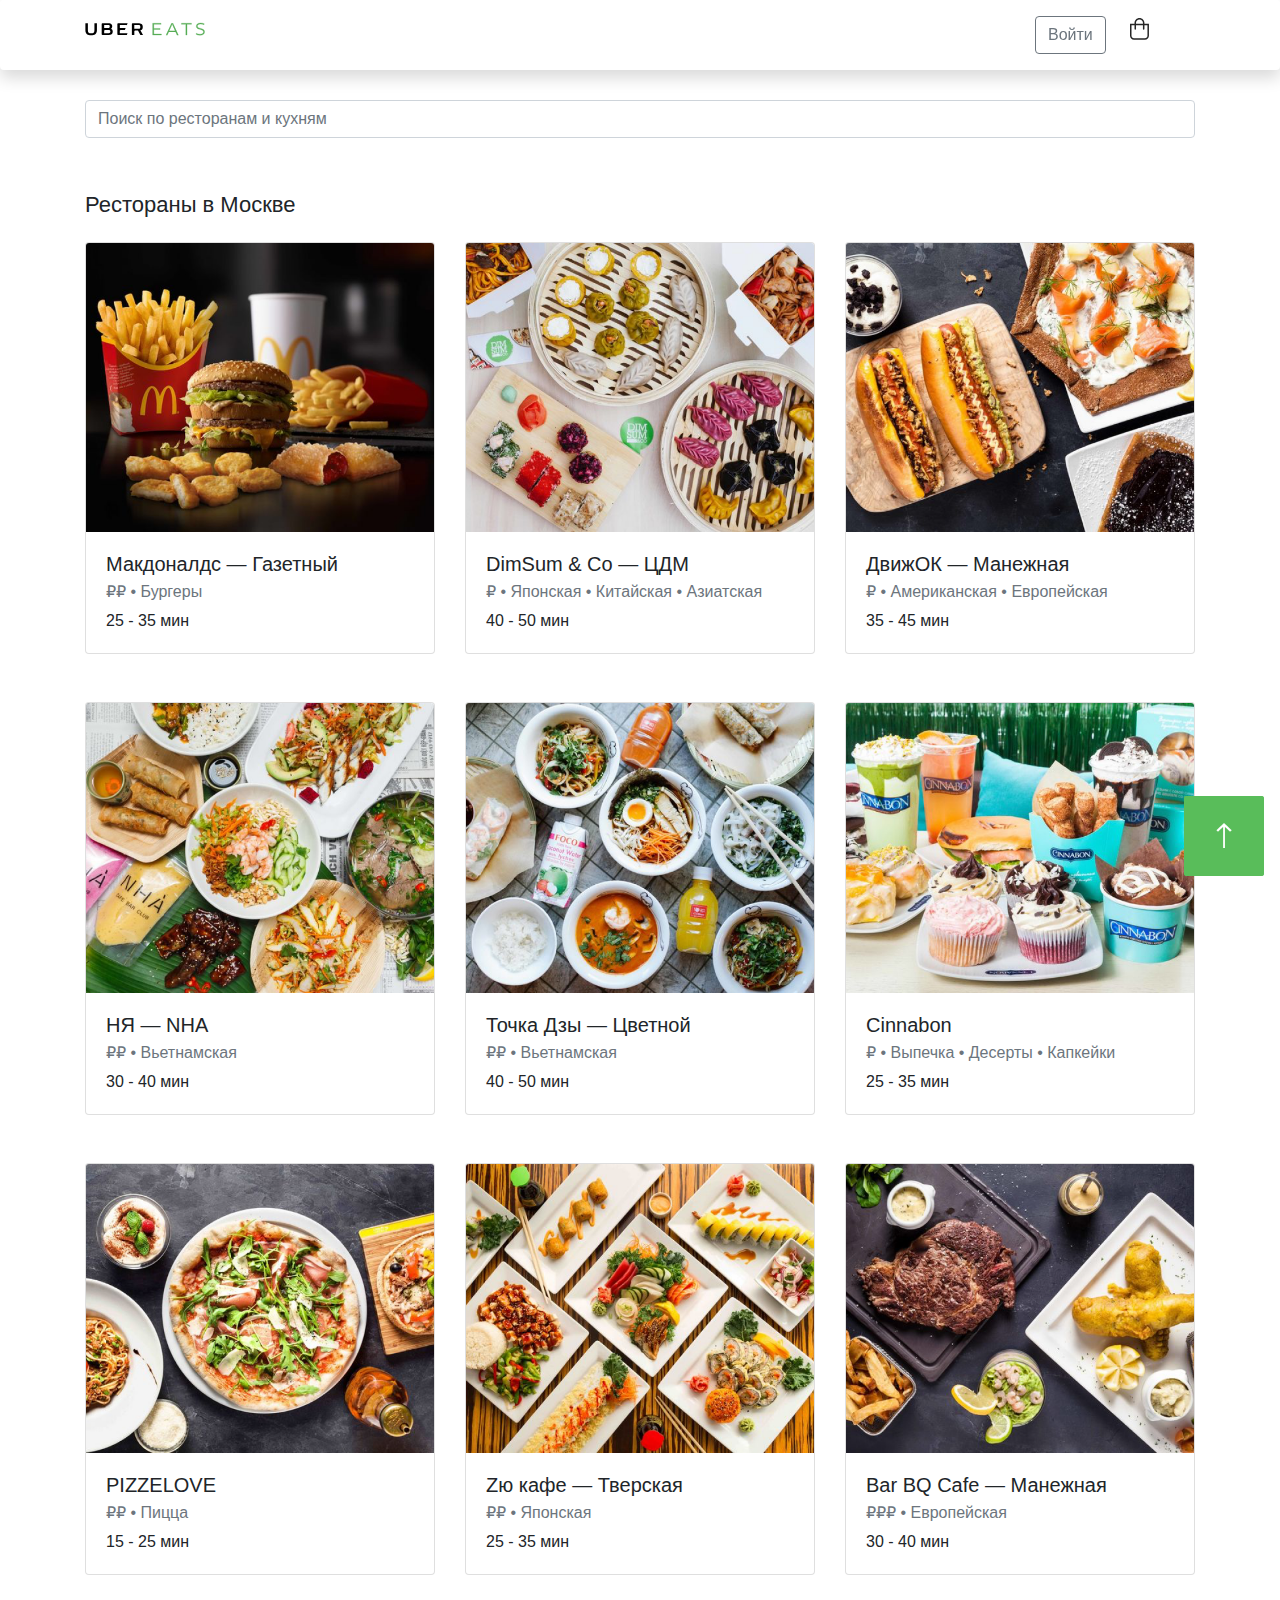
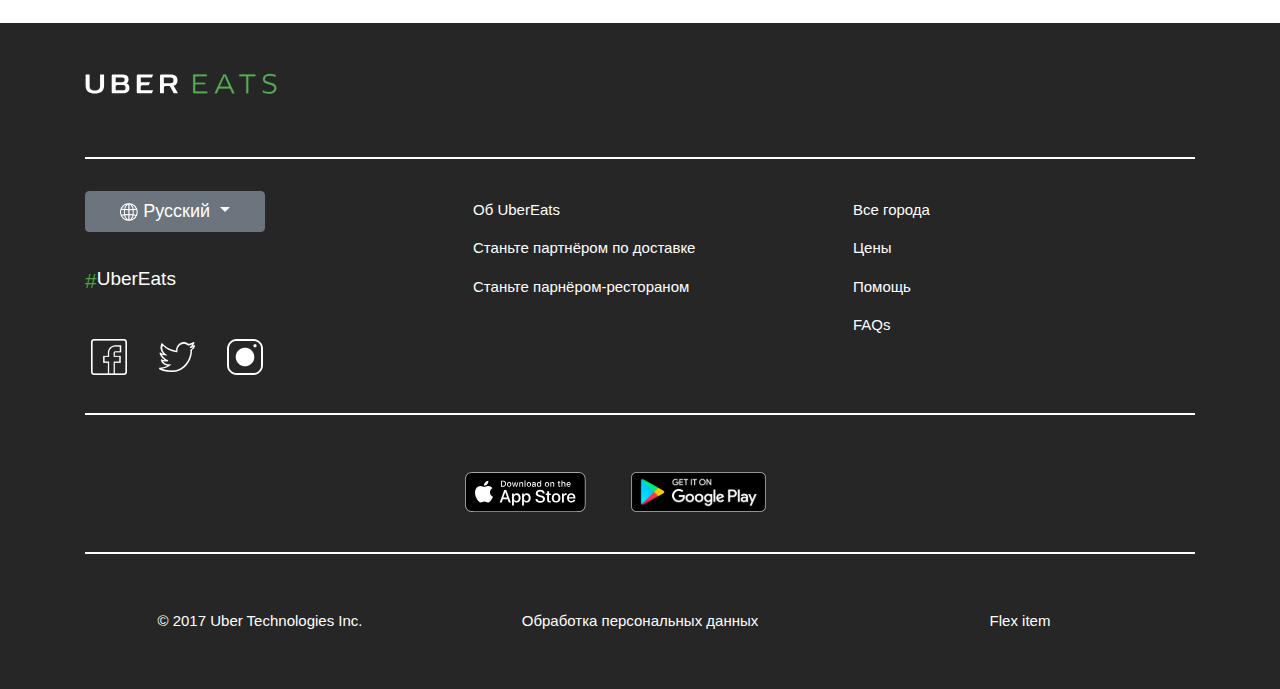
<file: first/index.html>
<!DOCTYPE html>

<html>
    <head>
        <meta charset="utf-8">
        <link rel="stylesheet" href = "style.css">
        <link rel="stylesheet" href = "flexboxgrid2.min.css">
        <script src="vendor/js/jquery-3.3.1.slim.min.js" defer></script>
        <script src="vendor/js/popper.min.js" async></script>
        <link rel="stylesheet" href="vendor/css/bootstrap.min.css">
        <script src="vendor/js/bootstrap.min.js" defer></script>
    </head>

    <body>
        
        <div class = "fixed-top"> 
        <div class="shapka"> 
            <div class="shadow p-3 mb-5 bg-white rounded">
                <div class="container"> 
                    <div class="row"> 
                        <div class="col-lg-10 col-md-8 col-sm-8 col-7"> 
                            <img src = "pic/logo.svg">
                        </div>
                        <div class = "col-lg-1 col-md-2 col-sm-2 col-3"> 
                            <button type="button" class="btn btn-outline-secondary">Войти</button>                                     
                        </div>
                        <div class = "col-lg-1 col-md-1 col-sm-1 col-2">
                            <img src="pic/basket.svg" >
                        </div>
                    </div>
                </div>
            </div>
        </div>
        </div>

        <div class="container">
            <div id = "start"> </div>
            <input class="form-control mr-sm-2" type="search" placeholder="Поиск по ресторанам и кухням" aria-label="Search" style="margin-top: 100px;">
            
            <div class = "text1">Рестораны в Москве</div>

            <div class="row"> 

                
                <div class="col-lg-4 col-md-6"> 
                    
                    <div class="card mb-5">
                        <a href = "https://relaxed-hugle-883be9.netlify.app/"> 
                        <img class="card-img-top" src="pic/1.png" alt="Card image cap">
                    </a>
                        <div class="card-body">
                            <h5 class="card-title">Макдоналдс — Газетный</h5>
                            <h6 class="card-subtitle mb-2 text-muted">₽₽ • Бургеры</h6>
                            <p class="card-text">25 - 35 мин</p>
                        </div>
                    </div>
                    
                </div>
                

                <div class="col-lg-4 col-md-6"> 
                    <div class="card mb-5">
                        <a href = "https://relaxed-hugle-883be9.netlify.app/">
                        <img class="card-img-top" src="pic/2.png" alt="Card image cap">
                        </a>
                        <div class="card-body">
                            <h5 class="card-title">DimSum & Co — ЦДМ</h5>
                            <h6 class="card-subtitle mb-2 text-muted">₽ • Японская • Китайская • Азиатская</h6>
                            <p class="card-text">40 - 50 мин</p>
                        </div>
                    </div>
                </div>

                <div class="col-lg-4 col-md-6"> 
                    <div class="card mb-5">
                        <a href = "https://relaxed-hugle-883be9.netlify.app/"><img class="card-img-top" src="pic/3.png" alt="Card image cap"></a>
                        <div class="card-body">
                            <h5 class="card-title">ДвижОК — Манежная</h5>
                            <h6 class="card-subtitle mb-2 text-muted">₽ • Американская • Европейская</h6>
                            <p class="card-text">35 - 45 мин</p>
                        </div>
                    </div>
                </div>


            

            

                <div class="col-lg-4 col-md-6"> 
                    <div class="card mb-5">
                        <a href = "https://relaxed-hugle-883be9.netlify.app/">
                            <img class="card-img-top" src="pic/4.png" alt="Card image cap">
                        </a>
                        <div class="card-body">
                            <h5 class="card-title">НЯ — NHA</h5>
                            <h6 class="card-subtitle mb-2 text-muted">₽₽ • Вьетнамская</h6>
                            <p class="card-text">30 - 40 мин</p>
                        </div>
                    </div>
                </div>

                <div class="col-lg-4 col-md-6"> 
                    <div class="card mb-5">
                        <a href = "https://relaxed-hugle-883be9.netlify.app/">
                        <img class="card-img-top" src="pic/5.png" alt="Card image cap">
                        </a>
                        <div class="card-body">
                            <h5 class="card-title">Точка Дзы — Цветной</h5>
                            <h6 class="card-subtitle mb-2 text-muted">₽₽ • Вьетнамская</h6>
                            <p class="card-text">40 - 50 мин</p>
                        </div>
                    </div>
                </div>

                <div class="col-lg-4 col-md-6"> 
                    <div class="card mb-5">
                        <a href = "https://relaxed-hugle-883be9.netlify.app/">
                        <img class="card-img-top" src="pic/6.png" alt="Card image cap">
                        </a>
                        <div class="card-body">
                            <h5 class="card-title">Cinnabon</h5>
                            <h6 class="card-subtitle mb-2 text-muted">₽ • Выпечка • Десерты • Капкейки</h6>
                            <p class="card-text">25 - 35 мин</p>
                        </div>
                    </div>
                </div>

            

            

                <div class="col-lg-4 col-md-6"> 
                    <div class="card mb-5">
                        <a href = "https://relaxed-hugle-883be9.netlify.app/">
                        <img class="card-img-top" src="pic/7.png" alt="Card image cap">
                        </a>
                        <div class="card-body">
                            <h5 class="card-title">PIZZELOVE</h5>
                            <h6 class="card-subtitle mb-2 text-muted">₽₽ • Пицца</h6>
                            <p class="card-text">15 - 25 мин</p>
                        </div>
                    </div>
                </div>

                <div class="col-lg-4 col-md-6"> 
                    <div class="card mb-5">
                        <a href = "https://relaxed-hugle-883be9.netlify.app/">
                        <img class="card-img-top" src="pic/8.png" alt="Card image cap">
                        </a>
                        <div class="card-body">
                            <h5 class="card-title">Zю кафе — Тверская</h5>
                            <h6 class="card-subtitle mb-2 text-muted">₽₽ • Японская</h6>
                            <p class="card-text">25 - 35 мин</p>
                        </div>
                    </div>
                </div>

                <div class="col-lg-4 col-md-6"> 
                    <div class="card mb-5">
                        <a href = "https://relaxed-hugle-883be9.netlify.app/">
                        <img class="card-img-top" src="pic/9.png" alt="Card image cap">
                        </a>
                        <div class="card-body">
                            <h5 class="card-title">Bar BQ Cafe — Манежная</h5>
                            <h6 class="card-subtitle mb-2 text-muted">₽₽₽ • Европейская</h6>
                            <p class="card-text">30 - 40 мин</p>
                        </div>
                    </div>
                </div>
             
            </div>  

        </div>
        
        <div class = "fixed-bottom" style="margin-right: 16px; margin-bottom: 24px;"> 
            <div class= "d-flex justify-content-end"> 
                <a href = "#start"> <img src = "pic/btn-up.png" width="80" height="80"> </a>
            </div>
        
        </div>

        <div class = "end0">
            
            <div class = "container">
                <img src = "pic/white-logo.svg" style = "padding-top: 50px; padding-bottom: 46.31px;">
                <hr style= "border-color:#FFFFFF; border-width: 2px;">
                
                
                <div class = "row" style="margin-top: 32px;"> 
                    <div class="col-lg-4">
                        <div class="btn-group">
                            <button type="button" class="btn btn-secondary dropdown-toggle" data-toggle="dropdown" aria-haspopup="true" aria-expanded="false" style="font-size: 18px; width: 180px;">
                                <img src = "pic/Shape.png" width="18" height="18" >   Русский    
                            </button>
                            <div class="dropdown-menu dropdown-menu-right">
                              <button class="dropdown-item" type="button">Deutsche</button>
                              <button class="dropdown-item" type="button">English</button>
                              <button class="dropdown-item" type="button">中文</button>
                            </div>
                        </div>
                    
                        <div class="d-flex flex-row bd-highlight mb-3" style = "margin-top: 33px;">
                            <p style="color: #49A144; font-size: 21px;">#</p> 
                            <p style = "font-family: 'Trebuchet MS', 'Lucida Sans Unicode', 'Lucida Grande', 'Lucida Sans', Arial, sans-serif; color: #FFFFFF; font-size: 19px;">UberEats</p> 
                        </div>

                        <div class="d-flex flex-row bd-highlight mb-3" style = "margin-top: 21px;">
                            <img src = "pic/facebook.png">
                            <img src = "pic/twitter.png" style="margin-left: 20px;">
                            <img src = "pic/instagram@2x.png" style="margin-left: 20px;">
                        </div>
                    </div>

                    <div class="col-lg-4">                         
                        <div class="d-flex flex-column bd-highlight mb-3">
                            <div class="p-2 bd-highlight" style = "font-family: 'Trebuchet MS', 'Lucida Sans Unicode', 'Lucida Grande', 'Lucida Sans', Arial, sans-serif; color: #FFFFFF; font-size: 15px;">Об UberEats</div>
                            <div class="p-2 bd-highlight" style = "font-family: 'Trebuchet MS', 'Lucida Sans Unicode', 'Lucida Grande', 'Lucida Sans', Arial, sans-serif; color: #FFFFFF; font-size: 15px;">Станьте партнёром по доставке</div>
                            <div class="p-2 bd-highlight" style = "font-family: 'Trebuchet MS', 'Lucida Sans Unicode', 'Lucida Grande', 'Lucida Sans', Arial, sans-serif; color: #FFFFFF; font-size: 15px;">Станьте парнёром-рестораном</div>
                          </div>
                    </div>

                    <div class="col-lg-4"> 
                        <div class="d-flex flex-column bd-highlight mb-3">
                            <div class="p-2 bd-highlight" style = "font-family: 'Trebuchet MS', 'Lucida Sans Unicode', 'Lucida Grande', 'Lucida Sans', Arial, sans-serif; color: #FFFFFF; font-size: 15px;">Все города</div>
                            <div class="p-2 bd-highlight" style = "font-family: 'Trebuchet MS', 'Lucida Sans Unicode', 'Lucida Grande', 'Lucida Sans', Arial, sans-serif; color: #FFFFFF; font-size: 15px;">Цены</div>
                            <div class="p-2 bd-highlight" style = "font-family: 'Trebuchet MS', 'Lucida Sans Unicode', 'Lucida Grande', 'Lucida Sans', Arial, sans-serif; color: #FFFFFF; font-size: 15px;">Помощь</div>
                            <div class="p-2 bd-highlight" style = "font-family: 'Trebuchet MS', 'Lucida Sans Unicode', 'Lucida Grande', 'Lucida Sans', Arial, sans-serif; color: #FFFFFF; font-size: 15px;">FAQs</div>
                          </div>
                    </div>

                </div>
                
                <hr style= "border-color:#FFFFFF; border-width: 2px; padding-top: 41px;">

                <div class = "row justify-content-lg-center">
                    <div class="col-lg-4 mb-4">
                        <img src = "pic/Download_on_the_App_Store_Badge_US-UK_RGB_blk_092917.svg" >
                        <img src = "pic/en_badge_web_generic-cf6dad406f.svg" style = "margin-left: 41px;">
                                         
                    </div>
                </div>

                <hr style= "border-color:#FFFFFF; border-width: 2px; padding-top: 40px;">
                
                <div class = "row justify-content-center" style = "padding-bottom: 40px;">
                    
                        <div class="col-lg-4" style = "font-family: 'Trebuchet MS', 'Lucida Sans Unicode', 'Lucida Grande', 'Lucida Sans', Arial, sans-serif; color: #FFFFFF; font-size: 15px;"> <p class = "text-center"> © 2017 Uber Technologies Inc.</p></div>
                        <div class="col-lg-4" style = "font-family: 'Trebuchet MS', 'Lucida Sans Unicode', 'Lucida Grande', 'Lucida Sans', Arial, sans-serif; color: #FFFFFF; font-size: 15px;"> <p class = "text-center"> Обработка персональных данных </p> </div>
                        <div class="col-lg-4" style = "font-family: 'Trebuchet MS', 'Lucida Sans Unicode', 'Lucida Grande', 'Lucida Sans', Arial, sans-serif; color: #FFFFFF; font-size: 15px;"> <p class = "text-center"> Flex item </p> </div>
                  
                    
                </div>


            </div>

        </div>



    </body>

</html>
</file>
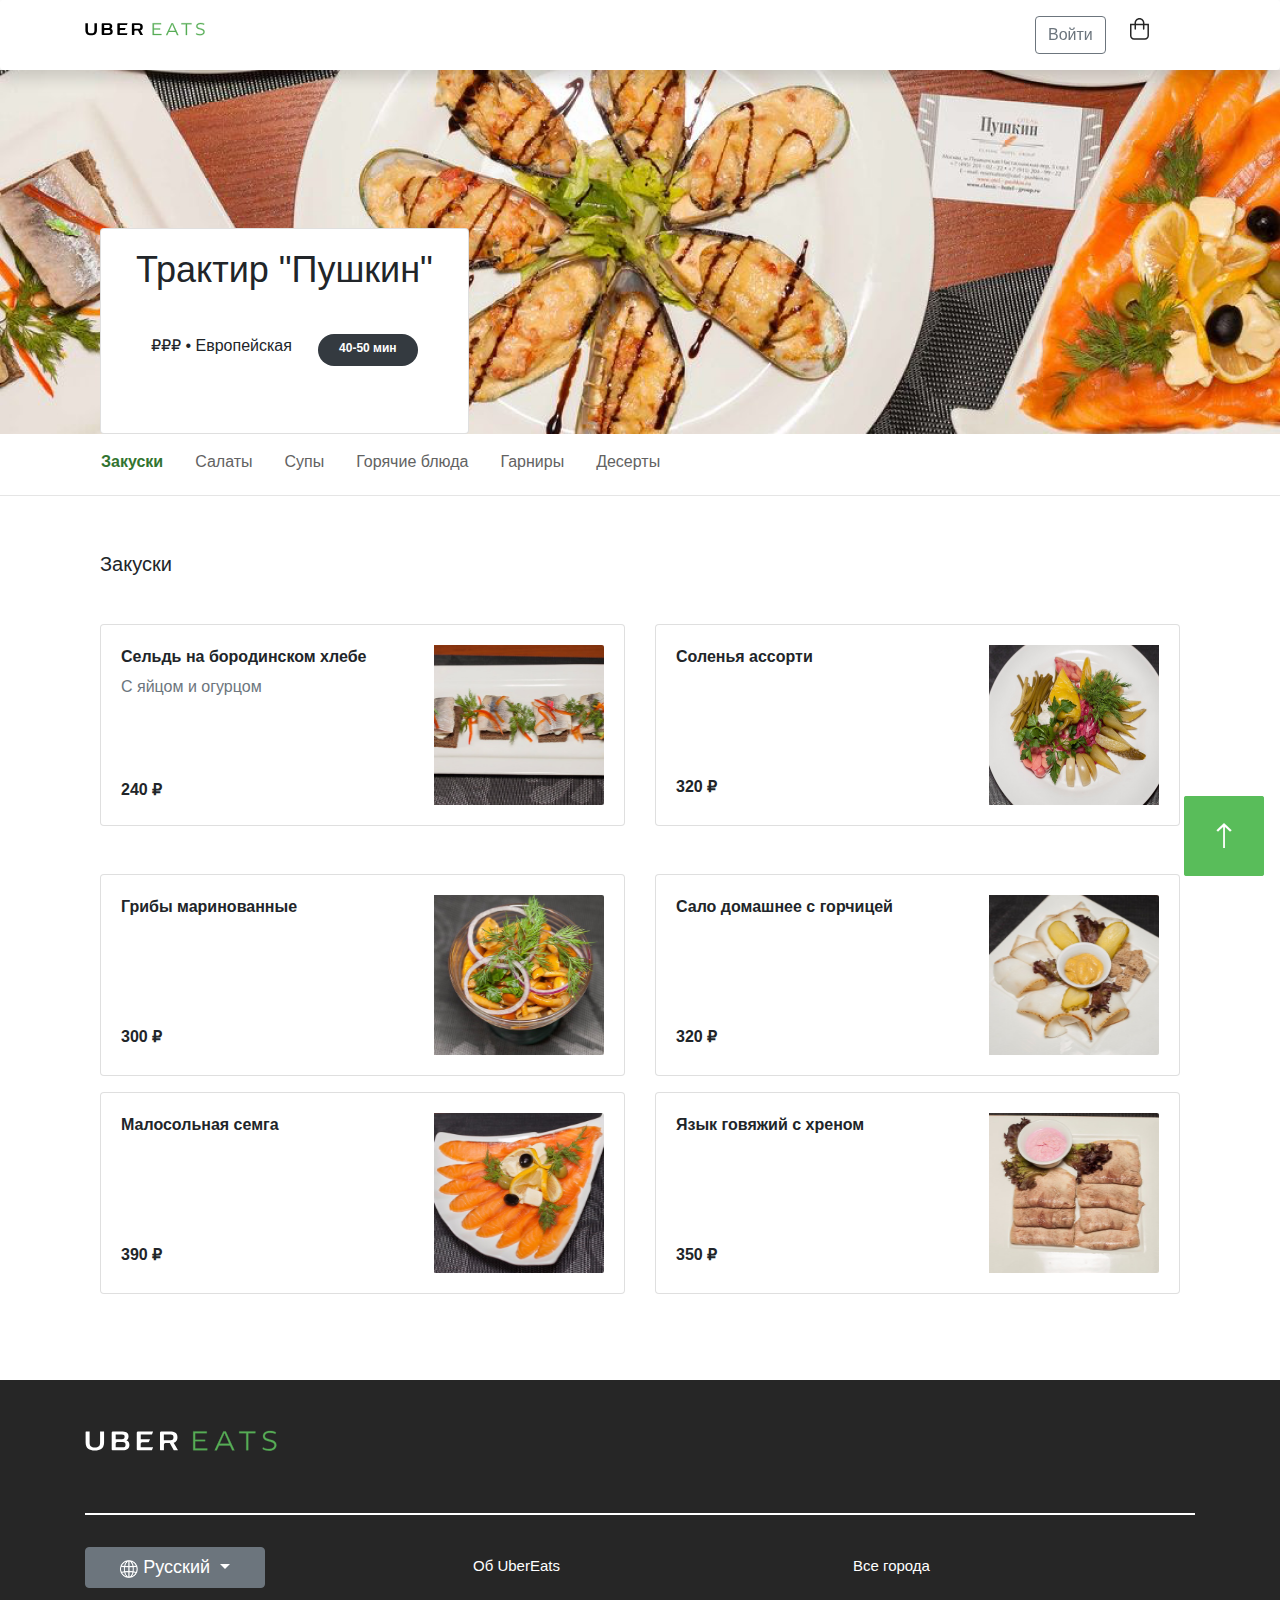
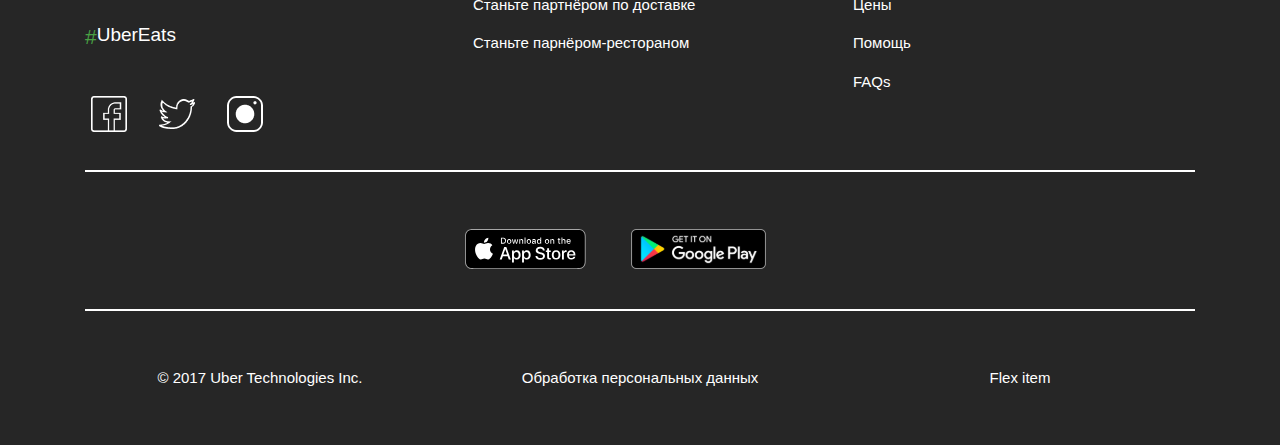
<file: second/index.html>
<!DOCTYPE html>

<html>
    <head>
        <meta charset="utf-8">
        <link rel="stylesheet" href = "style2.css">
        <link rel="stylesheet" href = "flexboxgrid2.min.css">
        <script src="vendor/js/jquery-3.3.1.slim.min.js" defer></script>
        <script src="vendor/js/popper.min.js" async></script>
        <link rel="stylesheet" href="vendor/css/bootstrap.min.css">
        <script src="vendor/js/bootstrap.min.js" defer></script>
        
    </head>

    <body>
    
        <div class = "fixed-top"> 
            <div class="shapka"> 
                <div class="shadow p-3 mb-5 bg-white rounded">
                    <div class="container"> 
                        <div class="row"> 
                            <div class="col-lg-10 col-md-8 col-sm-8 col-7"> 
                                <img src = "pic/logo.svg">
                            </div>
                            <div class = "col-lg-1 col-md-2 col-sm-2 col-3"> 
                                <button type="button" class="btn btn-outline-secondary">Войти</button>                                     
                            </div>
                            <div class = "col-lg-1 col-md-1 col-sm-1 col-2">
                                <img src="pic/basket.svg" >
                            </div>
                        </div>
                    </div>
                </div>
            </div>
        </div>

        
        <!-- <div class="container-fluid" > </div>   
        когда игнорируются размеры контейнера по дефолту и задаются относительно контенту
        -->
        
        <!-- Шапка с картинкой и табличкой пушкин-->
        <div class = "shap1">
            <div id = "start"> </div>
            <div class = "container">
                <div class = "shap12">
                    <div class = "col-lg-12">     
                        <div class="d-flex d-flex justify-content-start">
                            <div class="d-flex align-items-end" style="height: 364px;">
                                
                                <div class="card">                             
                                    <div class="card-body" style = "height: 204px; width: auto;">
                                        <div class = "col-xl-12">
                                        <h5 class="card-title" style="font-size: 36px; line-height: 42px;"><p class="text-center">Трактир "Пушкин"</p></h5>
                                        
                                        <div class = "container"> 
                                            <div class="d-flex justify-content-between" style = "padding-top: 10%;"> 
                                                
                                                    <p class="card-text" >₽₽₽ • Европейская </p>
                                                    <span class="badge badge-pill badge-dark p-2" style="height: 32px; width: 100px;">40-50 мин
                                                    </span>
                                                </div>
                                            </div>
                                        </div>
                                    </div>
                                </div>
                            </div>
                        </div>
                    </div>
                </div>
            </div>

        </div>

        <div class="container"> 
        <ul class="nav" style="margin-top: 10px;">
            <li class="nav-item">
              <a class="nav-link" href="#tone" style = "color: #327430; font-size: 16px; line-height: 19px; font-weight: 600;">Закуски</a>
            </li>

            <li class="nav-item">
              <a class="nav-link " href="#ttwo" style = "color:#626262; font-size: 16px; line-height: 19px; font-weight: 500;">Салаты</a>
            </li>
            <li class="nav-item">
              <a class="nav-link" href="#tthree" style = "color:#626262; font-size: 16px; line-height: 19px; font-weight: 500;">Супы</a>
            </li>
            <li class="nav-item">
              <a class="nav-link" href="#tfour" style = "color:#626262; font-size: 16px; line-height: 19px; font-weight: 500;">Горячие блюда</a>
            </li>
            <li class="nav-item">
                <a class="nav-link" href="#tfour" style = "color:#626262; font-size: 16px; line-height: 19px; font-weight: 500;">Гарниры</a>
              </li>
              <li class="nav-item">
                <a class="nav-link" href="#tfour" style = "color:#626262; font-size: 16px; line-height: 19px; font-weight: 500;">Десерты</a>
              </li>
          </ul>
        </div>
        <hr>
        
        <div class="container"> 
            
            <div class = "col-lg-12 col-sm-0" style = "padding-top: 40px;"> 
                <h5> Закуски</h5>
            </div>
        
            <div class = "col-lg-12"> 
                
                <div class="row" style = "padding-top: 40px;">
                    
                    <div class = "col-lg-6">  
                    <div class="card mb-5" style="width: 100%;">
                        <div class="card-body">
                            <div class="d-flex justify-content-between">
                                <div class = "textT" style="height: 100%;">                                 
                                    <div class = "col-lg-12">                                                                     
                                        <div class = "row"> <div class="card-title" style="font-size: 16px; line-height: 24px; font-weight: 600;">Сельдь на бородинском хлебе</div> </div>                            
                                        <div class = "row"> <div class="card-subtitle text-muted">С яйцом и огурцом</div></div> 
                                        <span class="row" style="padding-top: 80px; font-size: 16px; line-height: 21px; font-weight: 600;">240 ₽</span>                                    
                                    </div>                                                                
                                </div>                                
                                <img src="pic/Capture (3).png" width="170" height="160" >
                            </div>                            
                        </div>
                    </div>
                    </div>
                    
                    <div class = "col-lg-6">  
                        <div class="card mb-5" style="width: 100%;">
                            <div class="card-body">
                                <div class="d-flex justify-content-between">
                                    <div class = "textT" style="height: 100%;">                                 
                                        <div class = "col-lg-12">                                                                     
                                            <div class = "row"> <div class="card-title" style="font-size: 16px; line-height: 24px; font-weight: 600;">Соленья ассорти</div> </div>                            
                                            <span class="row" style="padding-top: 95px; font-size: 16px; line-height: 21px; font-weight: 600;">320 ₽</span>                               
                                        </div>                                                                
                                    </div>                                
                                    <img src="pic/Capture (4).png" width="170" height="160" >
                                </div>                            
                            </div>
                        </div>
                    </div>

                    <div class = "col-lg-6">  
                        <div class="card mb-3">
                            <div class="card-body">
                                <div class="d-flex justify-content-between">
                                    <div class = "textT" style="height: 100%;">                                 
                                        <div class = "col-lg-12">                                                                     
                                            <div class = "row"> <div class="card-title" style="font-size: 16px; line-height: 24px; font-weight: 600;">Грибы маринованные</div> </div>                            
                                            <span class="row" style="padding-top: 95px; font-size: 16px; line-height: 21px; font-weight: 600;">300 ₽</span>                               
                                        </div>                                                                
                                    </div>                                
                                    <img src="pic/Capture (5).png" width="170" height="160" >
                                </div>                            
                            </div>
                        </div>
                    </div>

                    <div class = "col-lg-6">  
                        <div class="card mb-3">
                            <div class="card-body">
                                <div class="d-flex justify-content-between">
                                    <div class = "textT" style="height: 100%;">                                 
                                        <div class = "col-lg-12">                                                                     
                                            <div class = "row"> <div class="card-title" style="font-size: 16px; line-height: 24px; font-weight: 600;">Сало домашнее с горчицей</div> </div>                            
                                            <span class="row" style="padding-top: 95px; font-size: 16px; line-height: 21px; font-weight: 600;">320 ₽</span>                               
                                        </div>                                                                
                                    </div>                                
                                    <img src="pic/Capture (6).png" width="170" height="160" >
                                </div>                            
                            </div>
                        </div>
                    </div>

                    <div class = "col-lg-6">  
                        <div class="card mb-3">
                            <div class="card-body">
                                <div class="d-flex justify-content-between">
                                    <div class = "textT" style="height: 100%;">                                 
                                        <div class = "col-lg-12">                                                                     
                                            <div class = "row"> <div class="card-title" style="font-size: 16px; line-height: 24px; font-weight: 600;">Малосольная семга</div> </div>                            
                                            <span class="row" style="padding-top: 95px; font-size: 16px; line-height: 21px; font-weight: 600;">390 ₽</span>                               
                                        </div>                                                                
                                    </div>                                
                                    <img src="pic/Capture (7).png" width="170" height="160" >
                                </div>                            
                            </div>
                        </div>
                    </div>

                    <div class = "col-lg-6" style="padding-bottom: 70px;">  
                        <div class="card mb-3">
                            <div class="card-body">
                                <div class="d-flex justify-content-between">
                                    <div class = "textT" style="height: 100%;">                                 
                                        <div class = "col-lg-12">                                                                     
                                            <div class = "row"> <div class="card-title" style="font-size: 16px; line-height: 24px; font-weight: 600;">Язык говяжий с хреном</div> </div>                            
                                            <span class="row" style="padding-top: 95px; font-size: 16px; line-height: 21px; font-weight: 600;">350 ₽</span>                               
                                        </div>                                                                
                                    </div>                                
                                    <img src="pic/Capture (8).png" width="170" height="160" >
                                </div>                            
                            </div>
                        </div>
                    </div>

                </div>

                
            
            </div>


        </div>

        <div class = "fixed-bottom" style="margin-right: 16px; margin-bottom: 24px;"> 
            <div class= "d-flex justify-content-end"> 
                <a href = "#start"> <img src = "pic/btn-up.png" width="80" height="80"> </a>
            </div>
        
        </div>

        <div class = "end0">
            
            <div class = "container">
                <img src = "pic/white-logo.svg" style = "padding-top: 50px; padding-bottom: 46.31px;">
                <hr style= "border-color:#FFFFFF; border-width: 2px;">
                
                
                <div class = "row" style="margin-top: 32px;"> 
                    <div class="col-lg-4">
                        <div class="btn-group">
                            <button type="button" class="btn btn-secondary dropdown-toggle" data-toggle="dropdown" aria-haspopup="true" aria-expanded="false" style="font-size: 18px; width: 180px;">
                                <img src = "pic/Shape.png" width="18" height="18" >   Русский    
                            </button>
                            <div class="dropdown-menu dropdown-menu-right">
                              <button class="dropdown-item" type="button">Deutsche</button>
                              <button class="dropdown-item" type="button">English</button>
                              <button class="dropdown-item" type="button">中文</button>
                            </div>
                        </div>
                    
                        <div class="d-flex flex-row bd-highlight mb-3" style = "margin-top: 33px;">
                            <p style="color: #49A144; font-size: 21px;">#</p> 
                            <p style = "font-family: 'Trebuchet MS', 'Lucida Sans Unicode', 'Lucida Grande', 'Lucida Sans', Arial, sans-serif; color: #FFFFFF; font-size: 19px;">UberEats</p> 
                        </div>

                        <div class="d-flex flex-row bd-highlight mb-3" style = "margin-top: 21px;">
                            <img src = "pic/facebook.png">
                            <img src = "pic/twitter.png" style="margin-left: 20px;">
                            <img src = "pic/instagram@2x.png" style="margin-left: 20px;">
                        </div>
                    </div>

                    <div class="col-lg-4">                         
                        <div class="d-flex flex-column bd-highlight mb-3">
                            <div class="p-2 bd-highlight" style = "font-family: 'Trebuchet MS', 'Lucida Sans Unicode', 'Lucida Grande', 'Lucida Sans', Arial, sans-serif; color: #FFFFFF; font-size: 15px;">Об UberEats</div>
                            <div class="p-2 bd-highlight" style = "font-family: 'Trebuchet MS', 'Lucida Sans Unicode', 'Lucida Grande', 'Lucida Sans', Arial, sans-serif; color: #FFFFFF; font-size: 15px;">Станьте партнёром по доставке</div>
                            <div class="p-2 bd-highlight" style = "font-family: 'Trebuchet MS', 'Lucida Sans Unicode', 'Lucida Grande', 'Lucida Sans', Arial, sans-serif; color: #FFFFFF; font-size: 15px;">Станьте парнёром-рестораном</div>
                          </div>
                    </div>

                    <div class="col-lg-4"> 
                        <div class="d-flex flex-column bd-highlight mb-3">
                            <div class="p-2 bd-highlight" style = "font-family: 'Trebuchet MS', 'Lucida Sans Unicode', 'Lucida Grande', 'Lucida Sans', Arial, sans-serif; color: #FFFFFF; font-size: 15px;">Все города</div>
                            <div class="p-2 bd-highlight" style = "font-family: 'Trebuchet MS', 'Lucida Sans Unicode', 'Lucida Grande', 'Lucida Sans', Arial, sans-serif; color: #FFFFFF; font-size: 15px;">Цены</div>
                            <div class="p-2 bd-highlight" style = "font-family: 'Trebuchet MS', 'Lucida Sans Unicode', 'Lucida Grande', 'Lucida Sans', Arial, sans-serif; color: #FFFFFF; font-size: 15px;">Помощь</div>
                            <div class="p-2 bd-highlight" style = "font-family: 'Trebuchet MS', 'Lucida Sans Unicode', 'Lucida Grande', 'Lucida Sans', Arial, sans-serif; color: #FFFFFF; font-size: 15px;">FAQs</div>
                          </div>
                    </div>

                </div>
                
                <hr style= "border-color:#FFFFFF; border-width: 2px; padding-top: 41px;">

                <div class = "row justify-content-lg-center">
                    <div class="col-lg-4 mb-4">
                        <img src = "pic/Download_on_the_App_Store_Badge_US-UK_RGB_blk_092917.svg" >
                        <img src = "pic/en_badge_web_generic-cf6dad406f.svg" style = "margin-left: 41px;">
                                         
                    </div>
                </div>

                <hr style= "border-color:#FFFFFF; border-width: 2px; padding-top: 40px;">
                
                <div class = "row justify-content-center" style = "padding-bottom: 40px;">
                    
                        <div class="col-lg-4" style = "font-family: 'Trebuchet MS', 'Lucida Sans Unicode', 'Lucida Grande', 'Lucida Sans', Arial, sans-serif; color: #FFFFFF; font-size: 15px;"> <p class = "text-center"> © 2017 Uber Technologies Inc.</p></div>
                        <div class="col-lg-4" style = "font-family: 'Trebuchet MS', 'Lucida Sans Unicode', 'Lucida Grande', 'Lucida Sans', Arial, sans-serif; color: #FFFFFF; font-size: 15px;"> <p class = "text-center"> Обработка персональных данных </p> </div>
                        <div class="col-lg-4" style = "font-family: 'Trebuchet MS', 'Lucida Sans Unicode', 'Lucida Grande', 'Lucida Sans', Arial, sans-serif; color: #FFFFFF; font-size: 15px;"> <p class = "text-center"> Flex item </p> </div>
                  
                    
                </div>


            </div>

        </div>

        
        
   
            
     

            
        
       
            
            
        
            
         


      

        



    </body>
</html>
</file>
<file: first/style.css>
.text1
{
    font-family: 'Trebuchet MS', 'Lucida Sans Unicode', 'Lucida Grande', 'Lucida Sans', Arial, sans-serif;
    font-size: 22px;
    line-height: 34px;
    margin-top: 50px;
    margin-bottom: 20px;
}

.end0
{
    background-color:#262626;
    
}

#start
{
    position: absolute; 
    margin-top: -180px; 
}
</file>
<file: second/style2.css>
.shap1
{
    margin-top: 70px;
    background-size: cover;
    background-image: url('pic/photo.png');
    max-width: 100%;
    /* 2011px;*/
    background-position: center center;
    /* height: 364px; */
    height: 364px;
 
}

.shap12
{
    height: 1000px;
}


.end0
{
    background-color:#262626;
    
}

#start
{
    position: absolute; 
    margin-top: -180px; 
}
</file>
<file: first/flexboxgrid2.min.css>
.container {
    box-sizing: border-box;
    margin-left: auto;
    margin-right: auto;
    padding-right: 8px;
    padding-left: 8px;
  }
  
  .container-fluid {
    padding-right: 16px;
    padding-left: 16px;
  }
  
  @media only screen and (min-width: 576px) {
    .container {
      width: 560px;
      max-width: 100%;
    }
  }
  
  @media only screen and (min-width: 768px) {
    .container {
      width: 752px;
      max-width: 100%;
    }
  }
  
  @media only screen and (min-width: 992px) {
    .container {
      width: 976px;
      max-width: 100%;
    }
  }
  
  @media only screen and (min-width: 1200px) {
    .container {
      width: 1184px;
      max-width: 100%;
    }
  }
  
  .row {
    box-sizing: border-box;
    display: -webkit-box;
    display: -ms-flexbox;
    display: flex;
    -webkit-box-flex: 0;
    -ms-flex: 0 1 auto;
    flex: 0 1 auto;
    -webkit-box-orient: horizontal;
    -webkit-box-direction: normal;
    -ms-flex-direction: row;
    flex-direction: row;
    -ms-flex-wrap: wrap;
    flex-wrap: wrap;
    margin-right: -8px;
    margin-left: -8px;
  }
  
  .row.reverse {
    -webkit-box-orient: horizontal;
    -webkit-box-direction: reverse;
    -ms-flex-direction: row-reverse;
    flex-direction: row-reverse;
  }
  
  .col.reverse {
    -webkit-box-orient: vertical;
    -webkit-box-direction: reverse;
    -ms-flex-direction: column-reverse;
    flex-direction: column-reverse;
  }
  
  .col-xs,
  .col-xs-1,
  .col-xs-2,
  .col-xs-3,
  .col-xs-4,
  .col-xs-5,
  .col-xs-6,
  .col-xs-7,
  .col-xs-8,
  .col-xs-9,
  .col-xs-10,
  .col-xs-11,
  .col-xs-12,
  .col-xs-offset-0,
  .col-xs-offset-1,
  .col-xs-offset-2,
  .col-xs-offset-3,
  .col-xs-offset-4,
  .col-xs-offset-5,
  .col-xs-offset-6,
  .col-xs-offset-7,
  .col-xs-offset-8,
  .col-xs-offset-9,
  .col-xs-offset-10,
  .col-xs-offset-11,
  .col-xs-offset-12,
  .col-sm,
  .col-sm-1,
  .col-sm-2,
  .col-sm-3,
  .col-sm-4,
  .col-sm-5,
  .col-sm-6,
  .col-sm-7,
  .col-sm-8,
  .col-sm-9,
  .col-sm-10,
  .col-sm-11,
  .col-sm-12,
  .col-sm-offset-0,
  .col-sm-offset-1,
  .col-sm-offset-2,
  .col-sm-offset-3,
  .col-sm-offset-4,
  .col-sm-offset-5,
  .col-sm-offset-6,
  .col-sm-offset-7,
  .col-sm-offset-8,
  .col-sm-offset-9,
  .col-sm-offset-10,
  .col-sm-offset-11,
  .col-sm-offset-12,
  .col-md,
  .col-md-1,
  .col-md-2,
  .col-md-3,
  .col-md-4,
  .col-md-5,
  .col-md-6,
  .col-md-7,
  .col-md-8,
  .col-md-9,
  .col-md-10,
  .col-md-11,
  .col-md-12,
  .col-md-offset-0,
  .col-md-offset-1,
  .col-md-offset-2,
  .col-md-offset-3,
  .col-md-offset-4,
  .col-md-offset-5,
  .col-md-offset-6,
  .col-md-offset-7,
  .col-md-offset-8,
  .col-md-offset-9,
  .col-md-offset-10,
  .col-md-offset-11,
  .col-md-offset-12,
  .col-lg,
  .col-lg-1,
  .col-lg-2,
  .col-lg-3,
  .col-lg-4,
  .col-lg-5,
  .col-lg-6,
  .col-lg-7,
  .col-lg-8,
  .col-lg-9,
  .col-lg-10,
  .col-lg-11,
  .col-lg-12,
  .col-lg-offset-0,
  .col-lg-offset-1,
  .col-lg-offset-2,
  .col-lg-offset-3,
  .col-lg-offset-4,
  .col-lg-offset-5,
  .col-lg-offset-6,
  .col-lg-offset-7,
  .col-lg-offset-8,
  .col-lg-offset-9,
  .col-lg-offset-10,
  .col-lg-offset-11,
  .col-lg-offset-12,
  .col-xl,
  .col-xl-1,
  .col-xl-2,
  .col-xl-3,
  .col-xl-4,
  .col-xl-5,
  .col-xl-6,
  .col-xl-7,
  .col-xl-8,
  .col-xl-9,
  .col-xl-10,
  .col-xl-11,
  .col-xl-12,
  .col-xl-offset-0,
  .col-xl-offset-1,
  .col-xl-offset-2,
  .col-xl-offset-3,
  .col-xl-offset-4,
  .col-xl-offset-5,
  .col-xl-offset-6,
  .col-xl-offset-7,
  .col-xl-offset-8,
  .col-xl-offset-9,
  .col-xl-offset-10,
  .col-xl-offset-11,
  .col-xl-offset-12 {
    box-sizing: border-box;
    -webkit-box-flex: 0;
    -ms-flex: 0 0 auto;
    flex: 0 0 auto;
    -ms-flex-preferred-size: 100%;
    flex-basis: 100%;
    padding-right: 8px;
    padding-left: 8px;
    max-width: 100%;
  }
  
  .col-xs {
    -webkit-box-flex: 1;
    -ms-flex-positive: 1;
    flex-grow: 1;
    -ms-flex-preferred-size: 0;
    flex-basis: 0;
    max-width: 100%;
  }
  
  .col-xs-1 {
    -ms-flex-preferred-size: 8.33333333%;
    flex-basis: 8.33333333%;
    max-width: 8.33333333%;
  }
  
  .col-xs-2 {
    -ms-flex-preferred-size: 16.66666667%;
    flex-basis: 16.66666667%;
    max-width: 16.66666667%;
  }
  
  .col-xs-3 {
    -ms-flex-preferred-size: 25%;
    flex-basis: 25%;
    max-width: 25%;
  }
  
  .col-xs-4 {
    -ms-flex-preferred-size: 33.33333333%;
    flex-basis: 33.33333333%;
    max-width: 33.33333333%;
  }
  
  .col-xs-5 {
    -ms-flex-preferred-size: 41.66666667%;
    flex-basis: 41.66666667%;
    max-width: 41.66666667%;
  }
  
  .col-xs-6 {
    -ms-flex-preferred-size: 50%;
    flex-basis: 50%;
    max-width: 50%;
  }
  
  .col-xs-7 {
    -ms-flex-preferred-size: 58.33333333%;
    flex-basis: 58.33333333%;
    max-width: 58.33333333%;
  }
  
  .col-xs-8 {
    -ms-flex-preferred-size: 66.66666667%;
    flex-basis: 66.66666667%;
    max-width: 66.66666667%;
  }
  
  .col-xs-9 {
    -ms-flex-preferred-size: 75%;
    flex-basis: 75%;
    max-width: 75%;
  }
  
  .col-xs-10 {
    -ms-flex-preferred-size: 83.33333333%;
    flex-basis: 83.33333333%;
    max-width: 83.33333333%;
  }
  
  .col-xs-11 {
    -ms-flex-preferred-size: 91.66666667%;
    flex-basis: 91.66666667%;
    max-width: 91.66666667%;
  }
  
  .col-xs-12 {
    -ms-flex-preferred-size: 100%;
    flex-basis: 100%;
    max-width: 100%;
  }
  
  .col-xs-offset-0 {
    margin-left: 0;
  }
  
  .col-xs-offset-1 {
    margin-left: 8.33333333%;
  }
  
  .col-xs-offset-2 {
    margin-left: 16.66666667%;
  }
  
  .col-xs-offset-3 {
    margin-left: 25%;
  }
  
  .col-xs-offset-4 {
    margin-left: 33.33333333%;
  }
  
  .col-xs-offset-5 {
    margin-left: 41.66666667%;
  }
  
  .col-xs-offset-6 {
    margin-left: 50%;
  }
  
  .col-xs-offset-7 {
    margin-left: 58.33333333%;
  }
  
  .col-xs-offset-8 {
    margin-left: 66.66666667%;
  }
  
  .col-xs-offset-9 {
    margin-left: 75%;
  }
  
  .col-xs-offset-10 {
    margin-left: 83.33333333%;
  }
  
  .col-xs-offset-11 {
    margin-left: 91.66666667%;
  }
  
  .start-xs {
    -webkit-box-pack: start;
    -ms-flex-pack: start;
    justify-content: flex-start;
    text-align: start;
  }
  
  .center-xs {
    -webkit-box-pack: center;
    -ms-flex-pack: center;
    justify-content: center;
    text-align: center;
  }
  
  .end-xs {
    -webkit-box-pack: end;
    -ms-flex-pack: end;
    justify-content: flex-end;
    text-align: end;
  }
  
  .top-xs {
    -webkit-box-align: start;
    -ms-flex-align: start;
    align-items: flex-start;
  }
  
  .middle-xs {
    -webkit-box-align: center;
    -ms-flex-align: center;
    align-items: center;
  }
  
  .bottom-xs {
    -webkit-box-align: end;
    -ms-flex-align: end;
    align-items: flex-end;
  }
  
  .around-xs {
    -ms-flex-pack: distribute;
    justify-content: space-around;
  }
  
  .between-xs {
    -webkit-box-pack: justify;
    -ms-flex-pack: justify;
    justify-content: space-between;
  }
  
  .first-xs {
    -webkit-box-ordinal-group: 0;
    -ms-flex-order: -1;
    order: -1;
  }
  
  .last-xs {
    -webkit-box-ordinal-group: 2;
    -ms-flex-order: 1;
    order: 1;
  }
  
  .initial-order-xs {
    -webkit-box-ordinal-group: NaN;
    -ms-flex-order: initial;
    order: initial;
  }
  
  @media only screen and (min-width: 576px) {
    .col-sm {
      -webkit-box-flex: 1;
      -ms-flex-positive: 1;
      flex-grow: 1;
      -ms-flex-preferred-size: 0;
      flex-basis: 0;
      max-width: 100%;
    }
  
    .col-sm-1 {
      -ms-flex-preferred-size: 8.33333333%;
      flex-basis: 8.33333333%;
      max-width: 8.33333333%;
    }
  
    .col-sm-2 {
      -ms-flex-preferred-size: 16.66666667%;
      flex-basis: 16.66666667%;
      max-width: 16.66666667%;
    }
  
    .col-sm-3 {
      -ms-flex-preferred-size: 25%;
      flex-basis: 25%;
      max-width: 25%;
    }
  
    .col-sm-4 {
      -ms-flex-preferred-size: 33.33333333%;
      flex-basis: 33.33333333%;
      max-width: 33.33333333%;
    }
  
    .col-sm-5 {
      -ms-flex-preferred-size: 41.66666667%;
      flex-basis: 41.66666667%;
      max-width: 41.66666667%;
    }
  
    .col-sm-6 {
      -ms-flex-preferred-size: 50%;
      flex-basis: 50%;
      max-width: 50%;
    }
  
    .col-sm-7 {
      -ms-flex-preferred-size: 58.33333333%;
      flex-basis: 58.33333333%;
      max-width: 58.33333333%;
    }
  
    .col-sm-8 {
      -ms-flex-preferred-size: 66.66666667%;
      flex-basis: 66.66666667%;
      max-width: 66.66666667%;
    }
  
    .col-sm-9 {
      -ms-flex-preferred-size: 75%;
      flex-basis: 75%;
      max-width: 75%;
    }
  
    .col-sm-10 {
      -ms-flex-preferred-size: 83.33333333%;
      flex-basis: 83.33333333%;
      max-width: 83.33333333%;
    }
  
    .col-sm-11 {
      -ms-flex-preferred-size: 91.66666667%;
      flex-basis: 91.66666667%;
      max-width: 91.66666667%;
    }
  
    .col-sm-12 {
      -ms-flex-preferred-size: 100%;
      flex-basis: 100%;
      max-width: 100%;
    }
  
    .col-sm-offset-0 {
      margin-left: 0;
    }
  
    .col-sm-offset-1 {
      margin-left: 8.33333333%;
    }
  
    .col-sm-offset-2 {
      margin-left: 16.66666667%;
    }
  
    .col-sm-offset-3 {
      margin-left: 25%;
    }
  
    .col-sm-offset-4 {
      margin-left: 33.33333333%;
    }
  
    .col-sm-offset-5 {
      margin-left: 41.66666667%;
    }
  
    .col-sm-offset-6 {
      margin-left: 50%;
    }
  
    .col-sm-offset-7 {
      margin-left: 58.33333333%;
    }
  
    .col-sm-offset-8 {
      margin-left: 66.66666667%;
    }
  
    .col-sm-offset-9 {
      margin-left: 75%;
    }
  
    .col-sm-offset-10 {
      margin-left: 83.33333333%;
    }
  
    .col-sm-offset-11 {
      margin-left: 91.66666667%;
    }
  
    .start-sm {
      -webkit-box-pack: start;
      -ms-flex-pack: start;
      justify-content: flex-start;
      text-align: start;
    }
  
    .center-sm {
      -webkit-box-pack: center;
      -ms-flex-pack: center;
      justify-content: center;
      text-align: center;
    }
  
    .end-sm {
      -webkit-box-pack: end;
      -ms-flex-pack: end;
      justify-content: flex-end;
      text-align: end;
    }
  
    .top-sm {
      -webkit-box-align: start;
      -ms-flex-align: start;
      align-items: flex-start;
    }
  
    .middle-sm {
      -webkit-box-align: center;
      -ms-flex-align: center;
      align-items: center;
    }
  
    .bottom-sm {
      -webkit-box-align: end;
      -ms-flex-align: end;
      align-items: flex-end;
    }
  
    .around-sm {
      -ms-flex-pack: distribute;
      justify-content: space-around;
    }
  
    .between-sm {
      -webkit-box-pack: justify;
      -ms-flex-pack: justify;
      justify-content: space-between;
    }
  
    .first-sm {
      -webkit-box-ordinal-group: 0;
      -ms-flex-order: -1;
      order: -1;
    }
  
    .last-sm {
      -webkit-box-ordinal-group: 2;
      -ms-flex-order: 1;
      order: 1;
    }
  
    .initial-order-sm {
      -webkit-box-ordinal-group: NaN;
      -ms-flex-order: initial;
      order: initial;
    }
  }
  
  @media only screen and (min-width: 768px) {
    .col-md,
    .col-md-1,
    .col-md-2,
    .col-md-3,
    .col-md-4,
    .col-md-5,
    .col-md-6,
    .col-md-7,
    .col-md-8,
    .col-md-9,
    .col-md-10,
    .col-md-11,
    .col-md-12,
    .col-md-offset-0,
    .col-md-offset-1,
    .col-md-offset-2,
    .col-md-offset-3,
    .col-md-offset-4,
    .col-md-offset-5,
    .col-md-offset-6,
    .col-md-offset-7,
    .col-md-offset-8,
    .col-md-offset-9,
    .col-md-offset-10,
    .col-md-offset-11,
    .col-md-offset-12 {
      box-sizing: border-box;
      -webkit-box-flex: 0;
      -ms-flex: 0 0 auto;
      flex: 0 0 auto;
      padding-right: 8px;
      padding-left: 8px;
    }
  
    .col-md {
      -webkit-box-flex: 1;
      -ms-flex-positive: 1;
      flex-grow: 1;
      -ms-flex-preferred-size: 0;
      flex-basis: 0;
      max-width: 100%;
    }
  
    .col-md-1 {
      -ms-flex-preferred-size: 8.33333333%;
      flex-basis: 8.33333333%;
      max-width: 8.33333333%;
    }
  
    .col-md-2 {
      -ms-flex-preferred-size: 16.66666667%;
      flex-basis: 16.66666667%;
      max-width: 16.66666667%;
    }
  
    .col-md-3 {
      -ms-flex-preferred-size: 25%;
      flex-basis: 25%;
      max-width: 25%;
    }
  
    .col-md-4 {
      -ms-flex-preferred-size: 33.33333333%;
      flex-basis: 33.33333333%;
      max-width: 33.33333333%;
    }
  
    .col-md-5 {
      -ms-flex-preferred-size: 41.66666667%;
      flex-basis: 41.66666667%;
      max-width: 41.66666667%;
    }
  
    .col-md-6 {
      -ms-flex-preferred-size: 50%;
      flex-basis: 50%;
      max-width: 50%;
    }
  
    .col-md-7 {
      -ms-flex-preferred-size: 58.33333333%;
      flex-basis: 58.33333333%;
      max-width: 58.33333333%;
    }
  
    .col-md-8 {
      -ms-flex-preferred-size: 66.66666667%;
      flex-basis: 66.66666667%;
      max-width: 66.66666667%;
    }
  
    .col-md-9 {
      -ms-flex-preferred-size: 75%;
      flex-basis: 75%;
      max-width: 75%;
    }
  
    .col-md-10 {
      -ms-flex-preferred-size: 83.33333333%;
      flex-basis: 83.33333333%;
      max-width: 83.33333333%;
    }
  
    .col-md-11 {
      -ms-flex-preferred-size: 91.66666667%;
      flex-basis: 91.66666667%;
      max-width: 91.66666667%;
    }
  
    .col-md-12 {
      -ms-flex-preferred-size: 100%;
      flex-basis: 100%;
      max-width: 100%;
    }
  
    .col-md-offset-0 {
      margin-left: 0;
    }
  
    .col-md-offset-1 {
      margin-left: 8.33333333%;
    }
  
    .col-md-offset-2 {
      margin-left: 16.66666667%;
    }
  
    .col-md-offset-3 {
      margin-left: 25%;
    }
  
    .col-md-offset-4 {
      margin-left: 33.33333333%;
    }
  
    .col-md-offset-5 {
      margin-left: 41.66666667%;
    }
  
    .col-md-offset-6 {
      margin-left: 50%;
    }
  
    .col-md-offset-7 {
      margin-left: 58.33333333%;
    }
  
    .col-md-offset-8 {
      margin-left: 66.66666667%;
    }
  
    .col-md-offset-9 {
      margin-left: 75%;
    }
  
    .col-md-offset-10 {
      margin-left: 83.33333333%;
    }
  
    .col-md-offset-11 {
      margin-left: 91.66666667%;
    }
  
    .start-md {
      -webkit-box-pack: start;
      -ms-flex-pack: start;
      justify-content: flex-start;
      text-align: start;
    }
  
    .center-md {
      -webkit-box-pack: center;
      -ms-flex-pack: center;
      justify-content: center;
      text-align: center;
    }
  
    .end-md {
      -webkit-box-pack: end;
      -ms-flex-pack: end;
      justify-content: flex-end;
      text-align: end;
    }
  
    .top-md {
      -webkit-box-align: start;
      -ms-flex-align: start;
      align-items: flex-start;
    }
  
    .middle-md {
      -webkit-box-align: center;
      -ms-flex-align: center;
      align-items: center;
    }
  
    .bottom-md {
      -webkit-box-align: end;
      -ms-flex-align: end;
      align-items: flex-end;
    }
  
    .around-md {
      -ms-flex-pack: distribute;
      justify-content: space-around;
    }
  
    .between-md {
      -webkit-box-pack: justify;
      -ms-flex-pack: justify;
      justify-content: space-between;
    }
  
    .first-md {
      -webkit-box-ordinal-group: 0;
      -ms-flex-order: -1;
      order: -1;
    }
  
    .last-md {
      -webkit-box-ordinal-group: 2;
      -ms-flex-order: 1;
      order: 1;
    }
  
    .initial-order-md {
      -webkit-box-ordinal-group: NaN;
      -ms-flex-order: initial;
      order: initial;
    }
  }
  
  @media only screen and (min-width: 992px) {
    .col-lg,
    .col-lg-1,
    .col-lg-2,
    .col-lg-3,
    .col-lg-4,
    .col-lg-5,
    .col-lg-6,
    .col-lg-7,
    .col-lg-8,
    .col-lg-9,
    .col-lg-10,
    .col-lg-11,
    .col-lg-12,
    .col-lg-offset-0,
    .col-lg-offset-1,
    .col-lg-offset-2,
    .col-lg-offset-3,
    .col-lg-offset-4,
    .col-lg-offset-5,
    .col-lg-offset-6,
    .col-lg-offset-7,
    .col-lg-offset-8,
    .col-lg-offset-9,
    .col-lg-offset-10,
    .col-lg-offset-11,
    .col-lg-offset-12 {
      box-sizing: border-box;
      -webkit-box-flex: 0;
      -ms-flex: 0 0 auto;
      flex: 0 0 auto;
      padding-right: 8px;
      padding-left: 8px;
    }
  
    .col-lg {
      -webkit-box-flex: 1;
      -ms-flex-positive: 1;
      flex-grow: 1;
      -ms-flex-preferred-size: 0;
      flex-basis: 0;
      max-width: 100%;
    }
  
    .col-lg-1 {
      -ms-flex-preferred-size: 8.33333333%;
      flex-basis: 8.33333333%;
      max-width: 8.33333333%;
    }
  
    .col-lg-2 {
      -ms-flex-preferred-size: 16.66666667%;
      flex-basis: 16.66666667%;
      max-width: 16.66666667%;
    }
  
    .col-lg-3 {
      -ms-flex-preferred-size: 25%;
      flex-basis: 25%;
      max-width: 25%;
    }
  
    .col-lg-4 {
      -ms-flex-preferred-size: 33.33333333%;
      flex-basis: 33.33333333%;
      max-width: 33.33333333%;
    }
  
    .col-lg-5 {
      -ms-flex-preferred-size: 41.66666667%;
      flex-basis: 41.66666667%;
      max-width: 41.66666667%;
    }
  
    .col-lg-6 {
      -ms-flex-preferred-size: 50%;
      flex-basis: 50%;
      max-width: 50%;
    }
  
    .col-lg-7 {
      -ms-flex-preferred-size: 58.33333333%;
      flex-basis: 58.33333333%;
      max-width: 58.33333333%;
    }
  
    .col-lg-8 {
      -ms-flex-preferred-size: 66.66666667%;
      flex-basis: 66.66666667%;
      max-width: 66.66666667%;
    }
  
    .col-lg-9 {
      -ms-flex-preferred-size: 75%;
      flex-basis: 75%;
      max-width: 75%;
    }
  
    .col-lg-10 {
      -ms-flex-preferred-size: 83.33333333%;
      flex-basis: 83.33333333%;
      max-width: 83.33333333%;
    }
  
    .col-lg-11 {
      -ms-flex-preferred-size: 91.66666667%;
      flex-basis: 91.66666667%;
      max-width: 91.66666667%;
    }
  
    .col-lg-12 {
      -ms-flex-preferred-size: 100%;
      flex-basis: 100%;
      max-width: 100%;
    }
  
    .col-lg-offset-0 {
      margin-left: 0;
    }
  
    .col-lg-offset-1 {
      margin-left: 8.33333333%;
    }
  
    .col-lg-offset-2 {
      margin-left: 16.66666667%;
    }
  
    .col-lg-offset-3 {
      margin-left: 25%;
    }
  
    .col-lg-offset-4 {
      margin-left: 33.33333333%;
    }
  
    .col-lg-offset-5 {
      margin-left: 41.66666667%;
    }
  
    .col-lg-offset-6 {
      margin-left: 50%;
    }
  
    .col-lg-offset-7 {
      margin-left: 58.33333333%;
    }
  
    .col-lg-offset-8 {
      margin-left: 66.66666667%;
    }
  
    .col-lg-offset-9 {
      margin-left: 75%;
    }
  
    .col-lg-offset-10 {
      margin-left: 83.33333333%;
    }
  
    .col-lg-offset-11 {
      margin-left: 91.66666667%;
    }
  
    .start-lg {
      -webkit-box-pack: start;
      -ms-flex-pack: start;
      justify-content: flex-start;
      text-align: start;
    }
  
    .center-lg {
      -webkit-box-pack: center;
      -ms-flex-pack: center;
      justify-content: center;
      text-align: center;
    }
  
    .end-lg {
      -webkit-box-pack: end;
      -ms-flex-pack: end;
      justify-content: flex-end;
      text-align: end;
    }
  
    .top-lg {
      -webkit-box-align: start;
      -ms-flex-align: start;
      align-items: flex-start;
    }
  
    .middle-lg {
      -webkit-box-align: center;
      -ms-flex-align: center;
      align-items: center;
    }
  
    .bottom-lg {
      -webkit-box-align: end;
      -ms-flex-align: end;
      align-items: flex-end;
    }
  
    .around-lg {
      -ms-flex-pack: distribute;
      justify-content: space-around;
    }
  
    .between-lg {
      -webkit-box-pack: justify;
      -ms-flex-pack: justify;
      justify-content: space-between;
    }
  
    .first-lg {
      -webkit-box-ordinal-group: 0;
      -ms-flex-order: -1;
      order: -1;
    }
  
    .last-lg {
      -webkit-box-ordinal-group: 2;
      -ms-flex-order: 1;
      order: 1;
    }
  
    .initial-order-lg {
      -webkit-box-ordinal-group: NaN;
      -ms-flex-order: initial;
      order: initial;
    }
  }
  
  @media only screen and (min-width: 1200px) {
    .col-xl,
    .col-xl-1,
    .col-xl-2,
    .col-xl-3,
    .col-xl-4,
    .col-xl-5,
    .col-xl-6,
    .col-xl-7,
    .col-xl-8,
    .col-xl-9,
    .col-xl-10,
    .col-xl-11,
    .col-xl-12,
    .col-xl-offset-0,
    .col-xl-offset-1,
    .col-xl-offset-2,
    .col-xl-offset-3,
    .col-xl-offset-4,
    .col-xl-offset-5,
    .col-xl-offset-6,
    .col-xl-offset-7,
    .col-xl-offset-8,
    .col-xl-offset-9,
    .col-xl-offset-10,
    .col-xl-offset-11,
    .col-xl-offset-12 {
      box-sizing: border-box;
      -webkit-box-flex: 0;
      -ms-flex: 0 0 auto;
      flex: 0 0 auto;
      padding-right: 8px;
      padding-left: 8px;
    }
  
    .col-xl {
      -webkit-box-flex: 1;
      -ms-flex-positive: 1;
      flex-grow: 1;
      -ms-flex-preferred-size: 0;
      flex-basis: 0;
      max-width: 100%;
    }
  
    .col-xl-1 {
      -ms-flex-preferred-size: 8.33333333%;
      flex-basis: 8.33333333%;
      max-width: 8.33333333%;
    }
  
    .col-xl-2 {
      -ms-flex-preferred-size: 16.66666667%;
      flex-basis: 16.66666667%;
      max-width: 16.66666667%;
    }
  
    .col-xl-3 {
      -ms-flex-preferred-size: 25%;
      flex-basis: 25%;
      max-width: 25%;
    }
  
    .col-xl-4 {
      -ms-flex-preferred-size: 33.33333333%;
      flex-basis: 33.33333333%;
      max-width: 33.33333333%;
    }
  
    .col-xl-5 {
      -ms-flex-preferred-size: 41.66666667%;
      flex-basis: 41.66666667%;
      max-width: 41.66666667%;
    }
  
    .col-xl-6 {
      -ms-flex-preferred-size: 50%;
      flex-basis: 50%;
      max-width: 50%;
    }
  
    .col-xl-7 {
      -ms-flex-preferred-size: 58.33333333%;
      flex-basis: 58.33333333%;
      max-width: 58.33333333%;
    }
  
    .col-xl-8 {
      -ms-flex-preferred-size: 66.66666667%;
      flex-basis: 66.66666667%;
      max-width: 66.66666667%;
    }
  
    .col-xl-9 {
      -ms-flex-preferred-size: 75%;
      flex-basis: 75%;
      max-width: 75%;
    }
  
    .col-xl-10 {
      -ms-flex-preferred-size: 83.33333333%;
      flex-basis: 83.33333333%;
      max-width: 83.33333333%;
    }
  
    .col-xl-11 {
      -ms-flex-preferred-size: 91.66666667%;
      flex-basis: 91.66666667%;
      max-width: 91.66666667%;
    }
  
    .col-xl-12 {
      -ms-flex-preferred-size: 100%;
      flex-basis: 100%;
      max-width: 100%;
    }
  
    .col-xl-offset-0 {
      margin-left: 0;
    }
  
    .col-xl-offset-1 {
      margin-left: 8.33333333%;
    }
  
    .col-xl-offset-2 {
      margin-left: 16.66666667%;
    }
  
    .col-xl-offset-3 {
      margin-left: 25%;
    }
  
    .col-xl-offset-4 {
      margin-left: 33.33333333%;
    }
  
    .col-xl-offset-5 {
      margin-left: 41.66666667%;
    }
  
    .col-xl-offset-6 {
      margin-left: 50%;
    }
  
    .col-xl-offset-7 {
      margin-left: 58.33333333%;
    }
  
    .col-xl-offset-8 {
      margin-left: 66.66666667%;
    }
  
    .col-xl-offset-9 {
      margin-left: 75%;
    }
  
    .col-xl-offset-10 {
      margin-left: 83.33333333%;
    }
  
    .col-xl-offset-11 {
      margin-left: 91.66666667%;
    }
  
    .start-xl {
      -webkit-box-pack: start;
      -ms-flex-pack: start;
      justify-content: flex-start;
      text-align: start;
    }
  
    .center-xl {
      -webkit-box-pack: center;
      -ms-flex-pack: center;
      justify-content: center;
      text-align: center;
    }
  
    .end-xl {
      -webkit-box-pack: end;
      -ms-flex-pack: end;
      justify-content: flex-end;
      text-align: end;
    }
  
    .top-xl {
      -webkit-box-align: start;
      -ms-flex-align: start;
      align-items: flex-start;
    }
  
    .middle-xl {
      -webkit-box-align: center;
      -ms-flex-align: center;
      align-items: center;
    }
  
    .bottom-xl {
      -webkit-box-align: end;
      -ms-flex-align: end;
      align-items: flex-end;
    }
  
    .around-xl {
      -ms-flex-pack: distribute;
      justify-content: space-around;
    }
  
    .between-xl {
      -webkit-box-pack: justify;
      -ms-flex-pack: justify;
      justify-content: space-between;
    }
  
    .first-xl {
      -webkit-box-ordinal-group: 0;
      -ms-flex-order: -1;
      order: -1;
    }
  
    .last-xl {
      -webkit-box-ordinal-group: 2;
      -ms-flex-order: 1;
      order: 1;
    }
  
    .initial-order-xl {
      -webkit-box-ordinal-group: NaN;
      -ms-flex-order: initial;
      order: initial;
    }
  }
  
  @media only screen and (max-width: 575px) {
    .hidden-xs {
      display: none;
    }
  }
  
  @media only screen and (min-width: 576px) and (max-width: 767px) {
    .hidden-sm {
      display: none;
    }
  }
  
  @media only screen and (min-width: 768px) and (max-width: 991px) {
    .hidden-md {
      display: none;
    }
  }
  
  @media only screen and (min-width: 992px) and (max-width: 1199px) {
    .hidden-lg {
      display: none;
    }
  }
  
  @media only screen and (min-width: 1200px) {
    .hidden-xl {
      display: none;
    }
  }
</file>
<file: second/flexboxgrid2.min.css>
.container {
    box-sizing: border-box;
    margin-left: auto;
    margin-right: auto;
    padding-right: 8px;
    padding-left: 8px;
  }
  
  .container-fluid {
    padding-right: 16px;
    padding-left: 16px;
  }
  
  @media only screen and (min-width: 576px) {
    .container {
      width: 560px;
      max-width: 100%;
    }
  }
  
  @media only screen and (min-width: 768px) {
    .container {
      width: 752px;
      max-width: 100%;
    }
  }
  
  @media only screen and (min-width: 992px) {
    .container {
      width: 976px;
      max-width: 100%;
    }
  }
  
  @media only screen and (min-width: 1200px) {
    .container {
      width: 1184px;
      max-width: 100%;
    }
  }
  
  .row {
    box-sizing: border-box;
    display: -webkit-box;
    display: -ms-flexbox;
    display: flex;
    -webkit-box-flex: 0;
    -ms-flex: 0 1 auto;
    flex: 0 1 auto;
    -webkit-box-orient: horizontal;
    -webkit-box-direction: normal;
    -ms-flex-direction: row;
    flex-direction: row;
    -ms-flex-wrap: wrap;
    flex-wrap: wrap;
    margin-right: -8px;
    margin-left: -8px;
  }
  
  .row.reverse {
    -webkit-box-orient: horizontal;
    -webkit-box-direction: reverse;
    -ms-flex-direction: row-reverse;
    flex-direction: row-reverse;
  }
  
  .col.reverse {
    -webkit-box-orient: vertical;
    -webkit-box-direction: reverse;
    -ms-flex-direction: column-reverse;
    flex-direction: column-reverse;
  }
  
  .col-xs,
  .col-xs-1,
  .col-xs-2,
  .col-xs-3,
  .col-xs-4,
  .col-xs-5,
  .col-xs-6,
  .col-xs-7,
  .col-xs-8,
  .col-xs-9,
  .col-xs-10,
  .col-xs-11,
  .col-xs-12,
  .col-xs-offset-0,
  .col-xs-offset-1,
  .col-xs-offset-2,
  .col-xs-offset-3,
  .col-xs-offset-4,
  .col-xs-offset-5,
  .col-xs-offset-6,
  .col-xs-offset-7,
  .col-xs-offset-8,
  .col-xs-offset-9,
  .col-xs-offset-10,
  .col-xs-offset-11,
  .col-xs-offset-12,
  .col-sm,
  .col-sm-1,
  .col-sm-2,
  .col-sm-3,
  .col-sm-4,
  .col-sm-5,
  .col-sm-6,
  .col-sm-7,
  .col-sm-8,
  .col-sm-9,
  .col-sm-10,
  .col-sm-11,
  .col-sm-12,
  .col-sm-offset-0,
  .col-sm-offset-1,
  .col-sm-offset-2,
  .col-sm-offset-3,
  .col-sm-offset-4,
  .col-sm-offset-5,
  .col-sm-offset-6,
  .col-sm-offset-7,
  .col-sm-offset-8,
  .col-sm-offset-9,
  .col-sm-offset-10,
  .col-sm-offset-11,
  .col-sm-offset-12,
  .col-md,
  .col-md-1,
  .col-md-2,
  .col-md-3,
  .col-md-4,
  .col-md-5,
  .col-md-6,
  .col-md-7,
  .col-md-8,
  .col-md-9,
  .col-md-10,
  .col-md-11,
  .col-md-12,
  .col-md-offset-0,
  .col-md-offset-1,
  .col-md-offset-2,
  .col-md-offset-3,
  .col-md-offset-4,
  .col-md-offset-5,
  .col-md-offset-6,
  .col-md-offset-7,
  .col-md-offset-8,
  .col-md-offset-9,
  .col-md-offset-10,
  .col-md-offset-11,
  .col-md-offset-12,
  .col-lg,
  .col-lg-1,
  .col-lg-2,
  .col-lg-3,
  .col-lg-4,
  .col-lg-5,
  .col-lg-6,
  .col-lg-7,
  .col-lg-8,
  .col-lg-9,
  .col-lg-10,
  .col-lg-11,
  .col-lg-12,
  .col-lg-offset-0,
  .col-lg-offset-1,
  .col-lg-offset-2,
  .col-lg-offset-3,
  .col-lg-offset-4,
  .col-lg-offset-5,
  .col-lg-offset-6,
  .col-lg-offset-7,
  .col-lg-offset-8,
  .col-lg-offset-9,
  .col-lg-offset-10,
  .col-lg-offset-11,
  .col-lg-offset-12,
  .col-xl,
  .col-xl-1,
  .col-xl-2,
  .col-xl-3,
  .col-xl-4,
  .col-xl-5,
  .col-xl-6,
  .col-xl-7,
  .col-xl-8,
  .col-xl-9,
  .col-xl-10,
  .col-xl-11,
  .col-xl-12,
  .col-xl-offset-0,
  .col-xl-offset-1,
  .col-xl-offset-2,
  .col-xl-offset-3,
  .col-xl-offset-4,
  .col-xl-offset-5,
  .col-xl-offset-6,
  .col-xl-offset-7,
  .col-xl-offset-8,
  .col-xl-offset-9,
  .col-xl-offset-10,
  .col-xl-offset-11,
  .col-xl-offset-12 {
    box-sizing: border-box;
    -webkit-box-flex: 0;
    -ms-flex: 0 0 auto;
    flex: 0 0 auto;
    -ms-flex-preferred-size: 100%;
    flex-basis: 100%;
    padding-right: 8px;
    padding-left: 8px;
    max-width: 100%;
  }
  
  .col-xs {
    -webkit-box-flex: 1;
    -ms-flex-positive: 1;
    flex-grow: 1;
    -ms-flex-preferred-size: 0;
    flex-basis: 0;
    max-width: 100%;
  }
  
  .col-xs-1 {
    -ms-flex-preferred-size: 8.33333333%;
    flex-basis: 8.33333333%;
    max-width: 8.33333333%;
  }
  
  .col-xs-2 {
    -ms-flex-preferred-size: 16.66666667%;
    flex-basis: 16.66666667%;
    max-width: 16.66666667%;
  }
  
  .col-xs-3 {
    -ms-flex-preferred-size: 25%;
    flex-basis: 25%;
    max-width: 25%;
  }
  
  .col-xs-4 {
    -ms-flex-preferred-size: 33.33333333%;
    flex-basis: 33.33333333%;
    max-width: 33.33333333%;
  }
  
  .col-xs-5 {
    -ms-flex-preferred-size: 41.66666667%;
    flex-basis: 41.66666667%;
    max-width: 41.66666667%;
  }
  
  .col-xs-6 {
    -ms-flex-preferred-size: 50%;
    flex-basis: 50%;
    max-width: 50%;
  }
  
  .col-xs-7 {
    -ms-flex-preferred-size: 58.33333333%;
    flex-basis: 58.33333333%;
    max-width: 58.33333333%;
  }
  
  .col-xs-8 {
    -ms-flex-preferred-size: 66.66666667%;
    flex-basis: 66.66666667%;
    max-width: 66.66666667%;
  }
  
  .col-xs-9 {
    -ms-flex-preferred-size: 75%;
    flex-basis: 75%;
    max-width: 75%;
  }
  
  .col-xs-10 {
    -ms-flex-preferred-size: 83.33333333%;
    flex-basis: 83.33333333%;
    max-width: 83.33333333%;
  }
  
  .col-xs-11 {
    -ms-flex-preferred-size: 91.66666667%;
    flex-basis: 91.66666667%;
    max-width: 91.66666667%;
  }
  
  .col-xs-12 {
    -ms-flex-preferred-size: 100%;
    flex-basis: 100%;
    max-width: 100%;
  }
  
  .col-xs-offset-0 {
    margin-left: 0;
  }
  
  .col-xs-offset-1 {
    margin-left: 8.33333333%;
  }
  
  .col-xs-offset-2 {
    margin-left: 16.66666667%;
  }
  
  .col-xs-offset-3 {
    margin-left: 25%;
  }
  
  .col-xs-offset-4 {
    margin-left: 33.33333333%;
  }
  
  .col-xs-offset-5 {
    margin-left: 41.66666667%;
  }
  
  .col-xs-offset-6 {
    margin-left: 50%;
  }
  
  .col-xs-offset-7 {
    margin-left: 58.33333333%;
  }
  
  .col-xs-offset-8 {
    margin-left: 66.66666667%;
  }
  
  .col-xs-offset-9 {
    margin-left: 75%;
  }
  
  .col-xs-offset-10 {
    margin-left: 83.33333333%;
  }
  
  .col-xs-offset-11 {
    margin-left: 91.66666667%;
  }
  
  .start-xs {
    -webkit-box-pack: start;
    -ms-flex-pack: start;
    justify-content: flex-start;
    text-align: start;
  }
  
  .center-xs {
    -webkit-box-pack: center;
    -ms-flex-pack: center;
    justify-content: center;
    text-align: center;
  }
  
  .end-xs {
    -webkit-box-pack: end;
    -ms-flex-pack: end;
    justify-content: flex-end;
    text-align: end;
  }
  
  .top-xs {
    -webkit-box-align: start;
    -ms-flex-align: start;
    align-items: flex-start;
  }
  
  .middle-xs {
    -webkit-box-align: center;
    -ms-flex-align: center;
    align-items: center;
  }
  
  .bottom-xs {
    -webkit-box-align: end;
    -ms-flex-align: end;
    align-items: flex-end;
  }
  
  .around-xs {
    -ms-flex-pack: distribute;
    justify-content: space-around;
  }
  
  .between-xs {
    -webkit-box-pack: justify;
    -ms-flex-pack: justify;
    justify-content: space-between;
  }
  
  .first-xs {
    -webkit-box-ordinal-group: 0;
    -ms-flex-order: -1;
    order: -1;
  }
  
  .last-xs {
    -webkit-box-ordinal-group: 2;
    -ms-flex-order: 1;
    order: 1;
  }
  
  .initial-order-xs {
    -webkit-box-ordinal-group: NaN;
    -ms-flex-order: initial;
    order: initial;
  }
  
  @media only screen and (min-width: 576px) {
    .col-sm {
      -webkit-box-flex: 1;
      -ms-flex-positive: 1;
      flex-grow: 1;
      -ms-flex-preferred-size: 0;
      flex-basis: 0;
      max-width: 100%;
    }
  
    .col-sm-1 {
      -ms-flex-preferred-size: 8.33333333%;
      flex-basis: 8.33333333%;
      max-width: 8.33333333%;
    }
  
    .col-sm-2 {
      -ms-flex-preferred-size: 16.66666667%;
      flex-basis: 16.66666667%;
      max-width: 16.66666667%;
    }
  
    .col-sm-3 {
      -ms-flex-preferred-size: 25%;
      flex-basis: 25%;
      max-width: 25%;
    }
  
    .col-sm-4 {
      -ms-flex-preferred-size: 33.33333333%;
      flex-basis: 33.33333333%;
      max-width: 33.33333333%;
    }
  
    .col-sm-5 {
      -ms-flex-preferred-size: 41.66666667%;
      flex-basis: 41.66666667%;
      max-width: 41.66666667%;
    }
  
    .col-sm-6 {
      -ms-flex-preferred-size: 50%;
      flex-basis: 50%;
      max-width: 50%;
    }
  
    .col-sm-7 {
      -ms-flex-preferred-size: 58.33333333%;
      flex-basis: 58.33333333%;
      max-width: 58.33333333%;
    }
  
    .col-sm-8 {
      -ms-flex-preferred-size: 66.66666667%;
      flex-basis: 66.66666667%;
      max-width: 66.66666667%;
    }
  
    .col-sm-9 {
      -ms-flex-preferred-size: 75%;
      flex-basis: 75%;
      max-width: 75%;
    }
  
    .col-sm-10 {
      -ms-flex-preferred-size: 83.33333333%;
      flex-basis: 83.33333333%;
      max-width: 83.33333333%;
    }
  
    .col-sm-11 {
      -ms-flex-preferred-size: 91.66666667%;
      flex-basis: 91.66666667%;
      max-width: 91.66666667%;
    }
  
    .col-sm-12 {
      -ms-flex-preferred-size: 100%;
      flex-basis: 100%;
      max-width: 100%;
    }
  
    .col-sm-offset-0 {
      margin-left: 0;
    }
  
    .col-sm-offset-1 {
      margin-left: 8.33333333%;
    }
  
    .col-sm-offset-2 {
      margin-left: 16.66666667%;
    }
  
    .col-sm-offset-3 {
      margin-left: 25%;
    }
  
    .col-sm-offset-4 {
      margin-left: 33.33333333%;
    }
  
    .col-sm-offset-5 {
      margin-left: 41.66666667%;
    }
  
    .col-sm-offset-6 {
      margin-left: 50%;
    }
  
    .col-sm-offset-7 {
      margin-left: 58.33333333%;
    }
  
    .col-sm-offset-8 {
      margin-left: 66.66666667%;
    }
  
    .col-sm-offset-9 {
      margin-left: 75%;
    }
  
    .col-sm-offset-10 {
      margin-left: 83.33333333%;
    }
  
    .col-sm-offset-11 {
      margin-left: 91.66666667%;
    }
  
    .start-sm {
      -webkit-box-pack: start;
      -ms-flex-pack: start;
      justify-content: flex-start;
      text-align: start;
    }
  
    .center-sm {
      -webkit-box-pack: center;
      -ms-flex-pack: center;
      justify-content: center;
      text-align: center;
    }
  
    .end-sm {
      -webkit-box-pack: end;
      -ms-flex-pack: end;
      justify-content: flex-end;
      text-align: end;
    }
  
    .top-sm {
      -webkit-box-align: start;
      -ms-flex-align: start;
      align-items: flex-start;
    }
  
    .middle-sm {
      -webkit-box-align: center;
      -ms-flex-align: center;
      align-items: center;
    }
  
    .bottom-sm {
      -webkit-box-align: end;
      -ms-flex-align: end;
      align-items: flex-end;
    }
  
    .around-sm {
      -ms-flex-pack: distribute;
      justify-content: space-around;
    }
  
    .between-sm {
      -webkit-box-pack: justify;
      -ms-flex-pack: justify;
      justify-content: space-between;
    }
  
    .first-sm {
      -webkit-box-ordinal-group: 0;
      -ms-flex-order: -1;
      order: -1;
    }
  
    .last-sm {
      -webkit-box-ordinal-group: 2;
      -ms-flex-order: 1;
      order: 1;
    }
  
    .initial-order-sm {
      -webkit-box-ordinal-group: NaN;
      -ms-flex-order: initial;
      order: initial;
    }
  }
  
  @media only screen and (min-width: 768px) {
    .col-md,
    .col-md-1,
    .col-md-2,
    .col-md-3,
    .col-md-4,
    .col-md-5,
    .col-md-6,
    .col-md-7,
    .col-md-8,
    .col-md-9,
    .col-md-10,
    .col-md-11,
    .col-md-12,
    .col-md-offset-0,
    .col-md-offset-1,
    .col-md-offset-2,
    .col-md-offset-3,
    .col-md-offset-4,
    .col-md-offset-5,
    .col-md-offset-6,
    .col-md-offset-7,
    .col-md-offset-8,
    .col-md-offset-9,
    .col-md-offset-10,
    .col-md-offset-11,
    .col-md-offset-12 {
      box-sizing: border-box;
      -webkit-box-flex: 0;
      -ms-flex: 0 0 auto;
      flex: 0 0 auto;
      padding-right: 8px;
      padding-left: 8px;
    }
  
    .col-md {
      -webkit-box-flex: 1;
      -ms-flex-positive: 1;
      flex-grow: 1;
      -ms-flex-preferred-size: 0;
      flex-basis: 0;
      max-width: 100%;
    }
  
    .col-md-1 {
      -ms-flex-preferred-size: 8.33333333%;
      flex-basis: 8.33333333%;
      max-width: 8.33333333%;
    }
  
    .col-md-2 {
      -ms-flex-preferred-size: 16.66666667%;
      flex-basis: 16.66666667%;
      max-width: 16.66666667%;
    }
  
    .col-md-3 {
      -ms-flex-preferred-size: 25%;
      flex-basis: 25%;
      max-width: 25%;
    }
  
    .col-md-4 {
      -ms-flex-preferred-size: 33.33333333%;
      flex-basis: 33.33333333%;
      max-width: 33.33333333%;
    }
  
    .col-md-5 {
      -ms-flex-preferred-size: 41.66666667%;
      flex-basis: 41.66666667%;
      max-width: 41.66666667%;
    }
  
    .col-md-6 {
      -ms-flex-preferred-size: 50%;
      flex-basis: 50%;
      max-width: 50%;
    }
  
    .col-md-7 {
      -ms-flex-preferred-size: 58.33333333%;
      flex-basis: 58.33333333%;
      max-width: 58.33333333%;
    }
  
    .col-md-8 {
      -ms-flex-preferred-size: 66.66666667%;
      flex-basis: 66.66666667%;
      max-width: 66.66666667%;
    }
  
    .col-md-9 {
      -ms-flex-preferred-size: 75%;
      flex-basis: 75%;
      max-width: 75%;
    }
  
    .col-md-10 {
      -ms-flex-preferred-size: 83.33333333%;
      flex-basis: 83.33333333%;
      max-width: 83.33333333%;
    }
  
    .col-md-11 {
      -ms-flex-preferred-size: 91.66666667%;
      flex-basis: 91.66666667%;
      max-width: 91.66666667%;
    }
  
    .col-md-12 {
      -ms-flex-preferred-size: 100%;
      flex-basis: 100%;
      max-width: 100%;
    }
  
    .col-md-offset-0 {
      margin-left: 0;
    }
  
    .col-md-offset-1 {
      margin-left: 8.33333333%;
    }
  
    .col-md-offset-2 {
      margin-left: 16.66666667%;
    }
  
    .col-md-offset-3 {
      margin-left: 25%;
    }
  
    .col-md-offset-4 {
      margin-left: 33.33333333%;
    }
  
    .col-md-offset-5 {
      margin-left: 41.66666667%;
    }
  
    .col-md-offset-6 {
      margin-left: 50%;
    }
  
    .col-md-offset-7 {
      margin-left: 58.33333333%;
    }
  
    .col-md-offset-8 {
      margin-left: 66.66666667%;
    }
  
    .col-md-offset-9 {
      margin-left: 75%;
    }
  
    .col-md-offset-10 {
      margin-left: 83.33333333%;
    }
  
    .col-md-offset-11 {
      margin-left: 91.66666667%;
    }
  
    .start-md {
      -webkit-box-pack: start;
      -ms-flex-pack: start;
      justify-content: flex-start;
      text-align: start;
    }
  
    .center-md {
      -webkit-box-pack: center;
      -ms-flex-pack: center;
      justify-content: center;
      text-align: center;
    }
  
    .end-md {
      -webkit-box-pack: end;
      -ms-flex-pack: end;
      justify-content: flex-end;
      text-align: end;
    }
  
    .top-md {
      -webkit-box-align: start;
      -ms-flex-align: start;
      align-items: flex-start;
    }
  
    .middle-md {
      -webkit-box-align: center;
      -ms-flex-align: center;
      align-items: center;
    }
  
    .bottom-md {
      -webkit-box-align: end;
      -ms-flex-align: end;
      align-items: flex-end;
    }
  
    .around-md {
      -ms-flex-pack: distribute;
      justify-content: space-around;
    }
  
    .between-md {
      -webkit-box-pack: justify;
      -ms-flex-pack: justify;
      justify-content: space-between;
    }
  
    .first-md {
      -webkit-box-ordinal-group: 0;
      -ms-flex-order: -1;
      order: -1;
    }
  
    .last-md {
      -webkit-box-ordinal-group: 2;
      -ms-flex-order: 1;
      order: 1;
    }
  
    .initial-order-md {
      -webkit-box-ordinal-group: NaN;
      -ms-flex-order: initial;
      order: initial;
    }
  }
  
  @media only screen and (min-width: 992px) {
    .col-lg,
    .col-lg-1,
    .col-lg-2,
    .col-lg-3,
    .col-lg-4,
    .col-lg-5,
    .col-lg-6,
    .col-lg-7,
    .col-lg-8,
    .col-lg-9,
    .col-lg-10,
    .col-lg-11,
    .col-lg-12,
    .col-lg-offset-0,
    .col-lg-offset-1,
    .col-lg-offset-2,
    .col-lg-offset-3,
    .col-lg-offset-4,
    .col-lg-offset-5,
    .col-lg-offset-6,
    .col-lg-offset-7,
    .col-lg-offset-8,
    .col-lg-offset-9,
    .col-lg-offset-10,
    .col-lg-offset-11,
    .col-lg-offset-12 {
      box-sizing: border-box;
      -webkit-box-flex: 0;
      -ms-flex: 0 0 auto;
      flex: 0 0 auto;
      padding-right: 8px;
      padding-left: 8px;
    }
  
    .col-lg {
      -webkit-box-flex: 1;
      -ms-flex-positive: 1;
      flex-grow: 1;
      -ms-flex-preferred-size: 0;
      flex-basis: 0;
      max-width: 100%;
    }
  
    .col-lg-1 {
      -ms-flex-preferred-size: 8.33333333%;
      flex-basis: 8.33333333%;
      max-width: 8.33333333%;
    }
  
    .col-lg-2 {
      -ms-flex-preferred-size: 16.66666667%;
      flex-basis: 16.66666667%;
      max-width: 16.66666667%;
    }
  
    .col-lg-3 {
      -ms-flex-preferred-size: 25%;
      flex-basis: 25%;
      max-width: 25%;
    }
  
    .col-lg-4 {
      -ms-flex-preferred-size: 33.33333333%;
      flex-basis: 33.33333333%;
      max-width: 33.33333333%;
    }
  
    .col-lg-5 {
      -ms-flex-preferred-size: 41.66666667%;
      flex-basis: 41.66666667%;
      max-width: 41.66666667%;
    }
  
    .col-lg-6 {
      -ms-flex-preferred-size: 50%;
      flex-basis: 50%;
      max-width: 50%;
    }
  
    .col-lg-7 {
      -ms-flex-preferred-size: 58.33333333%;
      flex-basis: 58.33333333%;
      max-width: 58.33333333%;
    }
  
    .col-lg-8 {
      -ms-flex-preferred-size: 66.66666667%;
      flex-basis: 66.66666667%;
      max-width: 66.66666667%;
    }
  
    .col-lg-9 {
      -ms-flex-preferred-size: 75%;
      flex-basis: 75%;
      max-width: 75%;
    }
  
    .col-lg-10 {
      -ms-flex-preferred-size: 83.33333333%;
      flex-basis: 83.33333333%;
      max-width: 83.33333333%;
    }
  
    .col-lg-11 {
      -ms-flex-preferred-size: 91.66666667%;
      flex-basis: 91.66666667%;
      max-width: 91.66666667%;
    }
  
    .col-lg-12 {
      -ms-flex-preferred-size: 100%;
      flex-basis: 100%;
      max-width: 100%;
    }
  
    .col-lg-offset-0 {
      margin-left: 0;
    }
  
    .col-lg-offset-1 {
      margin-left: 8.33333333%;
    }
  
    .col-lg-offset-2 {
      margin-left: 16.66666667%;
    }
  
    .col-lg-offset-3 {
      margin-left: 25%;
    }
  
    .col-lg-offset-4 {
      margin-left: 33.33333333%;
    }
  
    .col-lg-offset-5 {
      margin-left: 41.66666667%;
    }
  
    .col-lg-offset-6 {
      margin-left: 50%;
    }
  
    .col-lg-offset-7 {
      margin-left: 58.33333333%;
    }
  
    .col-lg-offset-8 {
      margin-left: 66.66666667%;
    }
  
    .col-lg-offset-9 {
      margin-left: 75%;
    }
  
    .col-lg-offset-10 {
      margin-left: 83.33333333%;
    }
  
    .col-lg-offset-11 {
      margin-left: 91.66666667%;
    }
  
    .start-lg {
      -webkit-box-pack: start;
      -ms-flex-pack: start;
      justify-content: flex-start;
      text-align: start;
    }
  
    .center-lg {
      -webkit-box-pack: center;
      -ms-flex-pack: center;
      justify-content: center;
      text-align: center;
    }
  
    .end-lg {
      -webkit-box-pack: end;
      -ms-flex-pack: end;
      justify-content: flex-end;
      text-align: end;
    }
  
    .top-lg {
      -webkit-box-align: start;
      -ms-flex-align: start;
      align-items: flex-start;
    }
  
    .middle-lg {
      -webkit-box-align: center;
      -ms-flex-align: center;
      align-items: center;
    }
  
    .bottom-lg {
      -webkit-box-align: end;
      -ms-flex-align: end;
      align-items: flex-end;
    }
  
    .around-lg {
      -ms-flex-pack: distribute;
      justify-content: space-around;
    }
  
    .between-lg {
      -webkit-box-pack: justify;
      -ms-flex-pack: justify;
      justify-content: space-between;
    }
  
    .first-lg {
      -webkit-box-ordinal-group: 0;
      -ms-flex-order: -1;
      order: -1;
    }
  
    .last-lg {
      -webkit-box-ordinal-group: 2;
      -ms-flex-order: 1;
      order: 1;
    }
  
    .initial-order-lg {
      -webkit-box-ordinal-group: NaN;
      -ms-flex-order: initial;
      order: initial;
    }
  }
  
  @media only screen and (min-width: 1200px) {
    .col-xl,
    .col-xl-1,
    .col-xl-2,
    .col-xl-3,
    .col-xl-4,
    .col-xl-5,
    .col-xl-6,
    .col-xl-7,
    .col-xl-8,
    .col-xl-9,
    .col-xl-10,
    .col-xl-11,
    .col-xl-12,
    .col-xl-offset-0,
    .col-xl-offset-1,
    .col-xl-offset-2,
    .col-xl-offset-3,
    .col-xl-offset-4,
    .col-xl-offset-5,
    .col-xl-offset-6,
    .col-xl-offset-7,
    .col-xl-offset-8,
    .col-xl-offset-9,
    .col-xl-offset-10,
    .col-xl-offset-11,
    .col-xl-offset-12 {
      box-sizing: border-box;
      -webkit-box-flex: 0;
      -ms-flex: 0 0 auto;
      flex: 0 0 auto;
      padding-right: 8px;
      padding-left: 8px;
    }
  
    .col-xl {
      -webkit-box-flex: 1;
      -ms-flex-positive: 1;
      flex-grow: 1;
      -ms-flex-preferred-size: 0;
      flex-basis: 0;
      max-width: 100%;
    }
  
    .col-xl-1 {
      -ms-flex-preferred-size: 8.33333333%;
      flex-basis: 8.33333333%;
      max-width: 8.33333333%;
    }
  
    .col-xl-2 {
      -ms-flex-preferred-size: 16.66666667%;
      flex-basis: 16.66666667%;
      max-width: 16.66666667%;
    }
  
    .col-xl-3 {
      -ms-flex-preferred-size: 25%;
      flex-basis: 25%;
      max-width: 25%;
    }
  
    .col-xl-4 {
      -ms-flex-preferred-size: 33.33333333%;
      flex-basis: 33.33333333%;
      max-width: 33.33333333%;
    }
  
    .col-xl-5 {
      -ms-flex-preferred-size: 41.66666667%;
      flex-basis: 41.66666667%;
      max-width: 41.66666667%;
    }
  
    .col-xl-6 {
      -ms-flex-preferred-size: 50%;
      flex-basis: 50%;
      max-width: 50%;
    }
  
    .col-xl-7 {
      -ms-flex-preferred-size: 58.33333333%;
      flex-basis: 58.33333333%;
      max-width: 58.33333333%;
    }
  
    .col-xl-8 {
      -ms-flex-preferred-size: 66.66666667%;
      flex-basis: 66.66666667%;
      max-width: 66.66666667%;
    }
  
    .col-xl-9 {
      -ms-flex-preferred-size: 75%;
      flex-basis: 75%;
      max-width: 75%;
    }
  
    .col-xl-10 {
      -ms-flex-preferred-size: 83.33333333%;
      flex-basis: 83.33333333%;
      max-width: 83.33333333%;
    }
  
    .col-xl-11 {
      -ms-flex-preferred-size: 91.66666667%;
      flex-basis: 91.66666667%;
      max-width: 91.66666667%;
    }
  
    .col-xl-12 {
      -ms-flex-preferred-size: 100%;
      flex-basis: 100%;
      max-width: 100%;
    }
  
    .col-xl-offset-0 {
      margin-left: 0;
    }
  
    .col-xl-offset-1 {
      margin-left: 8.33333333%;
    }
  
    .col-xl-offset-2 {
      margin-left: 16.66666667%;
    }
  
    .col-xl-offset-3 {
      margin-left: 25%;
    }
  
    .col-xl-offset-4 {
      margin-left: 33.33333333%;
    }
  
    .col-xl-offset-5 {
      margin-left: 41.66666667%;
    }
  
    .col-xl-offset-6 {
      margin-left: 50%;
    }
  
    .col-xl-offset-7 {
      margin-left: 58.33333333%;
    }
  
    .col-xl-offset-8 {
      margin-left: 66.66666667%;
    }
  
    .col-xl-offset-9 {
      margin-left: 75%;
    }
  
    .col-xl-offset-10 {
      margin-left: 83.33333333%;
    }
  
    .col-xl-offset-11 {
      margin-left: 91.66666667%;
    }
  
    .start-xl {
      -webkit-box-pack: start;
      -ms-flex-pack: start;
      justify-content: flex-start;
      text-align: start;
    }
  
    .center-xl {
      -webkit-box-pack: center;
      -ms-flex-pack: center;
      justify-content: center;
      text-align: center;
    }
  
    .end-xl {
      -webkit-box-pack: end;
      -ms-flex-pack: end;
      justify-content: flex-end;
      text-align: end;
    }
  
    .top-xl {
      -webkit-box-align: start;
      -ms-flex-align: start;
      align-items: flex-start;
    }
  
    .middle-xl {
      -webkit-box-align: center;
      -ms-flex-align: center;
      align-items: center;
    }
  
    .bottom-xl {
      -webkit-box-align: end;
      -ms-flex-align: end;
      align-items: flex-end;
    }
  
    .around-xl {
      -ms-flex-pack: distribute;
      justify-content: space-around;
    }
  
    .between-xl {
      -webkit-box-pack: justify;
      -ms-flex-pack: justify;
      justify-content: space-between;
    }
  
    .first-xl {
      -webkit-box-ordinal-group: 0;
      -ms-flex-order: -1;
      order: -1;
    }
  
    .last-xl {
      -webkit-box-ordinal-group: 2;
      -ms-flex-order: 1;
      order: 1;
    }
  
    .initial-order-xl {
      -webkit-box-ordinal-group: NaN;
      -ms-flex-order: initial;
      order: initial;
    }
  }
  
  @media only screen and (max-width: 575px) {
    .hidden-xs {
      display: none;
    }
  }
  
  @media only screen and (min-width: 576px) and (max-width: 767px) {
    .hidden-sm {
      display: none;
    }
  }
  
  @media only screen and (min-width: 768px) and (max-width: 991px) {
    .hidden-md {
      display: none;
    }
  }
  
  @media only screen and (min-width: 992px) and (max-width: 1199px) {
    .hidden-lg {
      display: none;
    }
  }
  
  @media only screen and (min-width: 1200px) {
    .hidden-xl {
      display: none;
    }
  }
</file>
